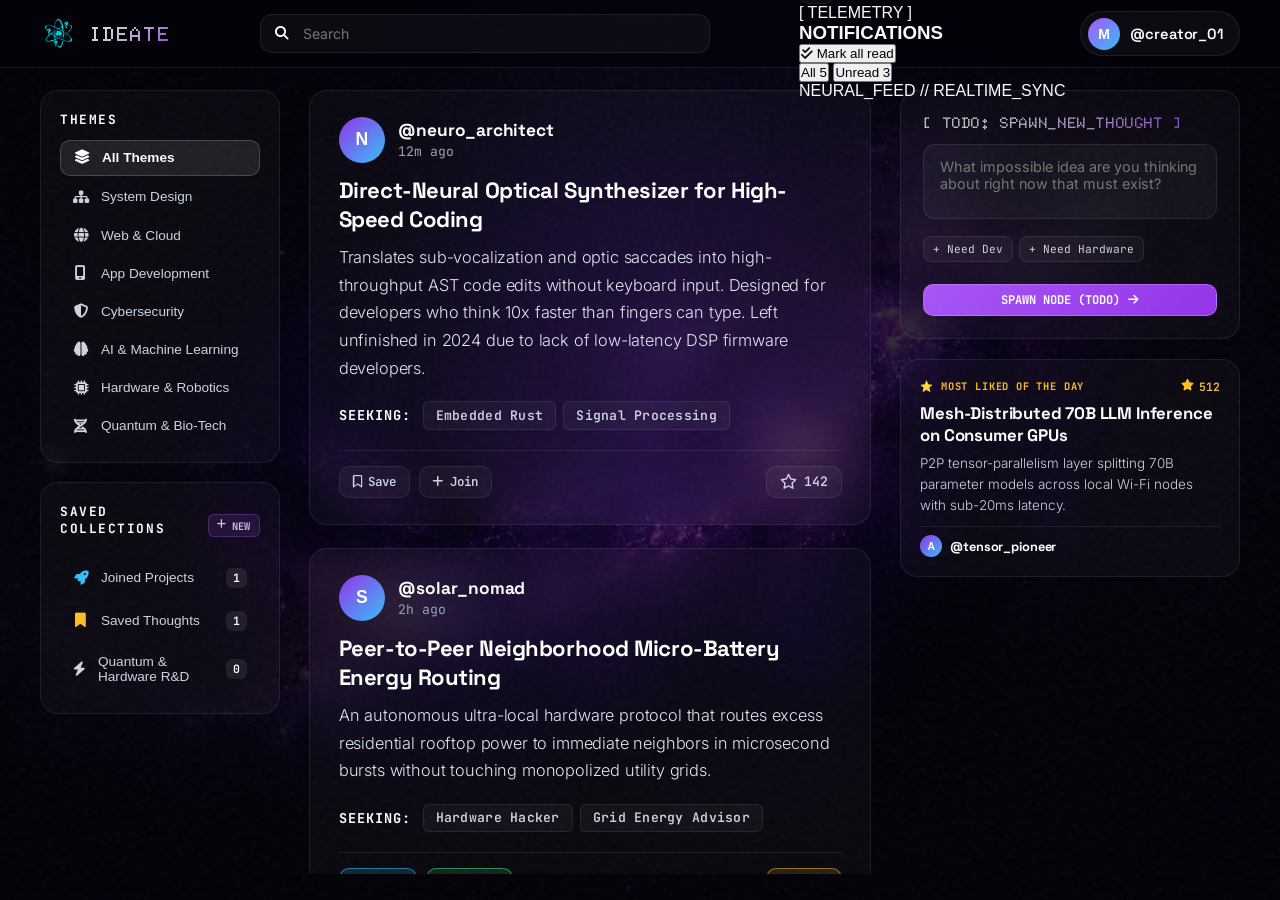
<file: home.html>
<!DOCTYPE html>
<html lang="en">
<head>
	<meta charset="UTF-8">
	<meta name="viewport" content="width=device-width, initial-scale=1.0, maximum-scale=1.0, user-scalable=no">
	<title>IDEATE // NEURAL THOUGHT STREAM</title>
	<link rel="shortcut icon" href="../assets/img/logo.png" type="image/x-icon">

	<!-- Google Fonts: Doto, JetBrains Mono, Outfit, Plus Jakarta Sans, Space Grotesk, Syne -->
	<link rel="preconnect" href="https://fonts.googleapis.com">
	<link rel="preconnect" href="https://fonts.gstatic.com" crossorigin>
	<link href="https://fonts.googleapis.com/css2?family=Doto:wght@100..900&family=Inter:wght@300;400;500;600;700&family=JetBrains+Mono:wght@300;400;500;600&family=Space+Grotesk:wght@400;500;600;700&display=swap" rel="stylesheet">

	<!-- Font Awesome Icons -->
	<link rel='stylesheet' href='https://cdnjs.cloudflare.com/ajax/libs/font-awesome/6.4.0/css/all.min.css'>
	<link rel="stylesheet" href="../css/theme.css">
	<link rel="stylesheet" href="../css/style.css">
	<link rel="stylesheet" href="../css/app_home.css">
</head>
<body>
	<!-- Cinematic Page Transition Curtain -->
	<div class="page-transition-curtain" id="pageTransitionCurtain"></div>

	<!-- Analog film grain texture & lens vignette -->
	<div class="noise-overlay"></div>
	<div class="cinematic-vignette"></div>

	<!-- Cosmic Nebula Background Layer matching Main Hero Screen -->
	<div class="app-cosmic-bg">
		<img src="../assets/img/background.png" alt="Cosmic Nebula Void" class="app-nebula-plane" draggable="false" />
		<div class="app-cyber-grid"></div>
		<div class="app-radial-shadow"></div>
		<div class="app-core-glow"></div>
	</div>

	<!-- Top Application Navigation Bar -->
	<header class="app-nav-bar">
		<a href="../html/home.html" class="app-brand">
			<img src="../assets/img/logo.png" alt="Ideate Logo" class="app-logo" />
			<span class="app-brand-title">IDEATE</span>
		</a>

		<!-- Clean Search Bar -->
		<div class="app-search-wrap">
			<i class="fas fa-search search-ico"></i>
			<input type="text" class="app-search-input" placeholder="Search" />
		</div>

		<!-- Notifications & Profile -->
		<div class="app-nav-actions">
			<div class="notifications-wrapper" id="notificationsWrapper">
				<button class="nav-icon-btn" id="btnNotifications" title="Notifications" aria-label="Toggle Notifications" aria-expanded="false" type="button">
					<i class="fas fa-bell"></i>
					<span class="icon-badge-dot" id="notifBadgeDot"></span>
				</button>

				<!-- Futuristic Obsidian Notification Panel Dropdown -->
				<div class="notifications-panel" id="notificationsPanel" role="region" aria-label="Notifications" aria-hidden="true">
					<div class="notif-header">
						<div class="notif-title-wrap">
							<span class="notif-tag">[ TELEMETRY ]</span>
							<h3 class="notif-title">NOTIFICATIONS</h3>
						</div>
						<div class="notif-header-actions">
							<button class="notif-action-text" id="btnMarkAllRead" type="button" title="Mark all as read">
								<i class="fas fa-check-double"></i>
								<span>Mark all read</span>
							</button>
						</div>
					</div>

					<div class="notif-filter-tabs">
						<button class="notif-tab-btn active" data-tab="all" type="button" id="tabNotifAll">
							<span>All</span>
							<span class="notif-tab-count" id="notifCountAll">5</span>
						</button>
						<button class="notif-tab-btn" data-tab="unread" type="button" id="tabNotifUnread">
							<span>Unread</span>
							<span class="notif-tab-count unread-pill" id="notifCountUnread">3</span>
						</button>
					</div>

					<div class="notif-list-container" id="notifListContainer">
						<!-- Rendered dynamically by js/app_home.js -->
					</div>

					<div class="notif-footer">
						<div class="notif-sync-status">
							<span class="status-pulse-dot"></span>
							<span class="status-text">NEURAL_FEED // REALTIME_SYNC</span>
						</div>
					</div>
				</div>
			</div>

			<a href="profile.html" class="user-profile-pill" title="View Profile">
				<div class="user-avatar-hex">M</div>
				<span class="user-handle">@creator_01</span>
			</a>
		</div>
	</header>

	<!-- Main 3-Column Cyber Layout -->
	<main class="app-layout-container">
		
		<!-- Left Sidebar: Formal Themes & Popular Clusters -->
		<aside class="app-sidebar">
			<div class="sidebar-glass-panel">
				<div class="sidebar-title">THEMES</div>
				<ul class="sidebar-nav-list" id="themeNavList">
					<li>
						<a href="#" class="sidebar-nav-link active" data-theme="all">
							<i class="fas fa-layer-group"></i>
							<span>All Themes</span>
						</a>
					</li>
					<li>
						<a href="#" class="sidebar-nav-link" data-theme="system-design">
							<i class="fas fa-sitemap"></i>
							<span>System Design</span>
						</a>
					</li>
					<li>
						<a href="#" class="sidebar-nav-link" data-theme="web-cloud">
							<i class="fas fa-globe"></i>
							<span>Web & Cloud</span>
						</a>
					</li>
					<li>
						<a href="#" class="sidebar-nav-link" data-theme="mobile-apps">
							<i class="fas fa-mobile-screen"></i>
							<span>App Development</span>
						</a>
					</li>
					<li>
						<a href="#" class="sidebar-nav-link" data-theme="cybersecurity">
							<i class="fas fa-shield-halved"></i>
							<span>Cybersecurity</span>
						</a>
					</li>
					<li>
						<a href="#" class="sidebar-nav-link" data-theme="ai-ml">
							<i class="fas fa-brain"></i>
							<span>AI & Machine Learning</span>
						</a>
					</li>
					<li>
						<a href="#" class="sidebar-nav-link" data-theme="hardware-robotics">
							<i class="fas fa-microchip"></i>
							<span>Hardware & Robotics</span>
						</a>
					</li>
					<li>
						<a href="#" class="sidebar-nav-link" data-theme="quantum-bio">
							<i class="fas fa-dna"></i>
							<span>Quantum & Bio-Tech</span>
						</a>
					</li>
				</ul>
			</div>

			<!-- Left Sidebar Panel 2: Saved Collections -->
			<div class="sidebar-glass-panel collections-panel">
				<div class="sidebar-title-row">
					<div class="sidebar-title">SAVED COLLECTIONS</div>
					<button class="btn-add-collection-chip" id="btnOpenAddCollectionModal" title="Create New Collection" type="button">
						<i class="fas fa-plus"></i>
						<span>NEW</span>
					</button>
				</div>
				<ul class="sidebar-nav-list" id="collectionNavList">
					<!-- 1. Pinned Primary: Joined Projects -->
					<li>
						<a href="#" class="sidebar-nav-link collection-link" data-collection="joined" id="collectionJoinedLink">
							<i class="fas fa-rocket"></i>
							<span>Joined Projects</span>
							<span class="nav-count-badge" id="badgeJoinedCount">1</span>
						</a>
					</li>
					<!-- 2. Default Saved Ideas Collection -->
					<li>
						<a href="#" class="sidebar-nav-link collection-link" data-collection="saved" id="collectionSavedLink">
							<i class="fas fa-bookmark"></i>
							<span>Saved Thoughts</span>
							<span class="nav-count-badge" id="badgeSavedCount">1</span>
						</a>
					</li>
					<!-- Custom user collections rendered dynamically here -->
				</ul>
			</div>
		</aside>

		<!-- Center Column: Direct Instagram-Style Idea Post Stream -->
		<section class="app-feed-column" id="ideaFeedContainer">

			<!-- Feed Post 1: Neural Coding Synthesizer -->
			<article class="idea-card" id="idea-neural-coding" data-id="idea-neural-coding" data-theme="quantum-bio" 
				data-title="Direct-Neural Optical Synthesizer for High-Speed Coding"
				data-author="@neuro_architect"
				data-avatar="N"
				data-time="12m ago"
				data-desc="Translates sub-vocalization and optic saccades into high-throughput AST code edits without keyboard input. Designed for developers who think 10x faster than fingers can type. Left unfinished in 2024 due to lack of low-latency DSP firmware developers."
				data-seeking="Embedded Rust Developer, Signal Processing Specialist"
				data-tags="Rust, DSP Firmware, WebAssembly, Optical AST">
				
				<div class="idea-card-header">
					<div class="creator-meta">
						<div class="creator-avatar">N</div>
						<div class="creator-info">
							<span class="creator-name">@neuro_architect</span>
							<span class="idea-timestamp">12m ago</span>
						</div>
					</div>
				</div>

				<h2 class="idea-title">Direct-Neural Optical Synthesizer for High-Speed Coding</h2>
				<p class="idea-description">
					Translates sub-vocalization and optic saccades into high-throughput AST code edits without keyboard input. Designed for developers who think 10x faster than fingers can type. Left unfinished in 2024 due to lack of low-latency DSP firmware developers.
				</p>

				<div class="seeking-roles">
					<span class="seeking-label">Seeking:</span>
					<span class="role-pill">Embedded Rust</span>
					<span class="role-pill">Signal Processing</span>
				</div>

				<div class="idea-card-footer">
					<div class="card-footer-left">
						<button class="save-action-btn" title="Save to Collections" type="button" data-id="idea-neural-coding">
							<i class="far fa-bookmark"></i>
							<span class="save-btn-label">Save</span>
						</button>
						<button class="join-action-btn" title="Join this project" type="button" data-id="idea-neural-coding">
							<i class="fas fa-plus"></i>
							<span class="join-btn-label">Join</span>
						</button>
					</div>
					<div class="card-footer-right">
						<button class="star-action-btn" title="Star this project" type="button">
							<i class="far fa-star"></i>
							<span class="star-count">142</span>
						</button>
					</div>
				</div>
			</article>

			<!-- Feed Post 2: Decentralized Solar Mesh -->
			<article class="idea-card" id="idea-solar-mesh" data-id="idea-solar-mesh" data-theme="hardware-robotics"
				data-title="Peer-to-Peer Neighborhood Micro-Battery Energy Routing"
				data-author="@solar_nomad"
				data-avatar="S"
				data-time="2h ago"
				data-desc="An autonomous ultra-local hardware protocol that routes excess residential rooftop power to immediate neighbors in microsecond bursts without touching monopolized utility grids."
				data-seeking="Smart Meter Hardware Hacker, Legal Grid Advisor"
				data-tags="Micro-Grids, Embedded C++, Energy Routing, ESP32">
				
				<div class="idea-card-header">
					<div class="creator-meta">
						<div class="creator-avatar">S</div>
						<div class="creator-info">
							<span class="creator-name">@solar_nomad</span>
							<span class="idea-timestamp">2h ago</span>
						</div>
					</div>
				</div>

				<h2 class="idea-title">Peer-to-Peer Neighborhood Micro-Battery Energy Routing</h2>
				<p class="idea-description">
					An autonomous ultra-local hardware protocol that routes excess residential rooftop power to immediate neighbors in microsecond bursts without touching monopolized utility grids.
				</p>

				<div class="seeking-roles">
					<span class="seeking-label">Seeking:</span>
					<span class="role-pill">Hardware Hacker</span>
					<span class="role-pill">Grid Energy Advisor</span>
				</div>

				<div class="idea-card-footer">
					<div class="card-footer-left">
						<button class="save-action-btn active" title="Save to Collections" type="button" data-id="idea-solar-mesh">
							<i class="fas fa-bookmark"></i>
							<span class="save-btn-label">Saved</span>
						</button>
						<button class="join-action-btn active" title="Joined Project" type="button" data-id="idea-solar-mesh">
							<i class="fas fa-check"></i>
							<span class="join-btn-label">Joined</span>
						</button>
					</div>
					<div class="card-footer-right">
						<button class="star-action-btn active" title="Star this project" type="button">
							<i class="fas fa-star"></i>
							<span class="star-count">289</span>
						</button>
					</div>
				</div>
			</article>

			<!-- Feed Post 3: Zero-Knowledge Real-Time Canvas -->
			<article class="idea-card" id="idea-zk-canvas" data-id="idea-zk-canvas" data-theme="cybersecurity"
				data-title="Zero-Knowledge Encrypted Real-Time Collaborative Canvas"
				data-author="@crypto_cipher"
				data-avatar="K"
				data-time="4h ago"
				data-desc="A peer-to-peer infinite canvas for whiteboard system design where nodes never share plain-text geometry or text with central relay servers. Powered by client-side zk-SNARK state verification."
				data-seeking="WebRTC Mesh Specialist, Cryptographic Engineer"
				data-tags="zk-SNARKs, WebRTC, P2P CRDTs, Rust WebAssembly">
				
				<div class="idea-card-header">
					<div class="creator-meta">
						<div class="creator-avatar">K</div>
						<div class="creator-info">
							<span class="creator-name">@crypto_cipher</span>
							<span class="idea-timestamp">4h ago</span>
						</div>
					</div>
				</div>

				<h2 class="idea-title">Zero-Knowledge Encrypted Real-Time Collaborative Canvas</h2>
				<p class="idea-description">
					A peer-to-peer infinite canvas for whiteboard system design where nodes never share plain-text geometry or text with central relay servers. Powered by client-side zk-SNARK state verification.
				</p>

				<div class="seeking-roles">
					<span class="seeking-label">Seeking:</span>
					<span class="role-pill">WebRTC Specialist</span>
					<span class="role-pill">Cryptographic Engineer</span>
				</div>

				<div class="idea-card-footer">
					<div class="card-footer-left">
						<button class="save-action-btn" title="Save to Collections" type="button" data-id="idea-zk-canvas">
							<i class="far fa-bookmark"></i>
							<span class="save-btn-label">Save</span>
						</button>
						<button class="join-action-btn" title="Join this project" type="button" data-id="idea-zk-canvas">
							<i class="fas fa-plus"></i>
							<span class="join-btn-label">Join</span>
						</button>
					</div>
					<div class="card-footer-right">
						<button class="star-action-btn" title="Star this project" type="button">
							<i class="far fa-star"></i>
							<span class="star-count">318</span>
						</button>
					</div>
				</div>
			</article>

			<!-- Feed Post 4: Local Distributed LLM Engine -->
			<article class="idea-card" id="idea-distributed-llm" data-id="idea-distributed-llm" data-theme="ai-ml"
				data-title="Mesh-Distributed 70B LLM Inference on Consumer GPUs"
				data-author="@tensor_pioneer"
				data-avatar="A"
				data-time="6h ago"
				data-desc="P2P tensor-parallelism layer splitting 70B parameter models across local Wi-Fi nodes (Mac mini, gaming rig, laptops) with zero cloud dependencies and sub-20ms inter-token latency."
				data-seeking="CUDA/Metal Kernel Optimizer, Low-Latency Networking Engineer"
				data-tags="CUDA, Apple Metal, PyTorch P2P, Distributed Tensor">
				
				<div class="idea-card-header">
					<div class="creator-meta">
						<div class="creator-avatar">A</div>
						<div class="creator-info">
							<span class="creator-name">@tensor_pioneer</span>
							<span class="idea-timestamp">6h ago</span>
						</div>
					</div>
				</div>

				<h2 class="idea-title">Mesh-Distributed 70B LLM Inference on Consumer GPUs</h2>
				<p class="idea-description">
					P2P tensor-parallelism layer splitting 70B parameter models across local Wi-Fi nodes (Mac mini, gaming rig, laptops) with zero cloud dependencies and sub-20ms inter-token latency.
				</p>

				<div class="seeking-roles">
					<span class="seeking-label">Seeking:</span>
					<span class="role-pill">CUDA / Metal Optimizer</span>
					<span class="role-pill">Network Engineer</span>
				</div>

				<div class="idea-card-footer">
					<div class="card-footer-left">
						<button class="save-action-btn" title="Save to Collections" type="button" data-id="idea-distributed-llm">
							<i class="far fa-bookmark"></i>
							<span class="save-btn-label">Save</span>
						</button>
						<button class="join-action-btn" title="Join this project" type="button" data-id="idea-distributed-llm">
							<i class="fas fa-plus"></i>
							<span class="join-btn-label">Join</span>
						</button>
					</div>
					<div class="card-footer-right">
						<button class="star-action-btn" title="Star this project" type="button">
							<i class="far fa-star"></i>
							<span class="star-count">512</span>
						</button>
					</div>
				</div>
			</article>

		</section>

		<!-- Right Column: Spawn New Thought (Shifted Here as TODO) & Spotlight -->
		<aside class="app-telemetry-column">
			
			<!-- Fast Ideation Spawner (Shifted to Right & Marked as TODO) -->
			<div class="ideation-spawner-card" id="spawn">
				<div class="spawner-header">
					<span class="spawner-title">[ TODO: SPAWN_NEW_THOUGHT ]</span>
				</div>
				<div class="spawner-input-wrap">
					<textarea id="spawnerTextarea" placeholder="What impossible idea are you thinking about right now that must exist?"></textarea>
				</div>
				<div class="spawner-actions">
					<div class="spawner-tag-shortcuts">
						<button class="tag-btn-chip">+ Need Dev</button>
						<button class="tag-btn-chip">+ Need Hardware</button>
					</div>
					<button class="collaborate-btn" style="width: 100%; justify-content: center; margin-top: 0.6rem;">
						<span>SPAWN NODE (TODO)</span>
						<i class="fas fa-arrow-right"></i>
					</button>
				</div>
			</div>

			<!-- Most Liked of the Day Spotlight -->
			<div class="telemetry-card spotlight-card"
				data-id="idea-distributed-llm"
				data-title="Mesh-Distributed 70B LLM Inference on Consumer GPUs"
				data-author="@tensor_pioneer"
				data-avatar="A"
				data-time="Today // 512 Stars"
				data-desc="P2P tensor-parallelism layer splitting 70B parameter models across local Wi-Fi nodes (Mac mini, gaming rig, laptops) with zero cloud dependencies and sub-20ms inter-token latency."
				data-seeking="CUDA/Metal Kernel Optimizer, Low-Latency Networking Engineer"
				data-tags="CUDA, Apple Metal, PyTorch P2P, Distributed Tensor">
				
				<div class="spotlight-badge-row">
					<span class="spotlight-badge">⭐ MOST LIKED OF THE DAY</span>
					<span class="spotlight-star-count"><i class="fas fa-star"></i> 512</span>
				</div>
				<h3 class="spotlight-title">Mesh-Distributed 70B LLM Inference on Consumer GPUs</h3>
				<p class="spotlight-desc">
					P2P tensor-parallelism layer splitting 70B parameter models across local Wi-Fi nodes with sub-20ms latency.
				</p>
				<div class="spotlight-author-meta">
					<div class="creator-avatar" style="width: 22px; height: 22px; font-size: 0.65rem;">A</div>
					<span class="creator-name" style="font-size: 0.8rem;">@tensor_pioneer</span>
				</div>
			</div>

		</aside>

	</main>

	<!-- Full Project Inspection Modal (Displays whole project when post is clicked) -->
	<div class="project-modal-backdrop" id="projectModal">
		<div class="project-modal-sheet">
			<!-- Top Actions Bar: Save Button & Close Button -->
			<div class="modal-top-actions">
				<button class="modal-top-save-btn" id="modalSaveBtn" title="Save to Collection" type="button">
					<i class="far fa-bookmark"></i>
					<span id="modalSaveBtnText">Save</span>
				</button>
				<button class="modal-close-btn" id="modalCloseBtn" title="Close modal"><i class="fas fa-xmark"></i></button>
			</div>
			
			<div class="modal-author-row">
				<div class="creator-avatar" id="modalAvatar">N</div>
				<div class="creator-info">
					<span class="creator-name" id="modalAuthor">@neuro_architect</span>
					<span class="idea-timestamp" id="modalTime">12m ago</span>
				</div>
			</div>

			<h1 class="modal-title" id="modalTitle">Direct-Neural Optical Synthesizer for High-Speed Coding</h1>
			<p class="modal-description" id="modalDesc">Translates sub-vocalization and optic saccades into high-throughput AST code edits without keyboard input.</p>

			<div class="modal-section-block">
				<h4 class="modal-section-heading">ARCHITECTURAL DOMAIN & STACK</h4>
				<div class="modal-tags-wrap" id="modalTags">
					<span class="role-pill">Rust</span>
					<span class="role-pill">DSP Firmware</span>
					<span class="role-pill">WebAssembly</span>
				</div>
			</div>

			<div class="modal-section-block">
				<h4 class="modal-section-heading">OPEN COLLABORATIONS & MISSING TALENT</h4>
				<div class="seeking-roles" id="modalSeeking">
					<span class="seeking-label">Seeking:</span>
					<span class="role-pill">Embedded Rust</span>
					<span class="role-pill">Signal Processing</span>
				</div>
			</div>

			<div class="modal-footer-bar">
				<button class="star-action-btn" id="modalStarBtn" type="button">
					<i class="far fa-star"></i>
					<span class="star-count">142</span> Stars
				</button>
				<div class="modal-footer-right-actions">
					<button class="modal-action-primary" id="modalJoinBtn" type="button">
						<i class="fas fa-rocket"></i>
						<span id="modalJoinBtnText">Join Project</span>
					</button>
				</div>
			</div>
		</div>
	</div>

	<!-- Create New Collection Dialog Modal -->
	<div class="project-modal-backdrop" id="collectionModal">
		<div class="project-modal-sheet collection-modal-sheet">
			<div class="modal-top-actions">
				<button class="modal-close-btn" id="collectionModalCloseBtn" title="Close"><i class="fas fa-xmark"></i></button>
			</div>
			
			<h3 class="collection-modal-title">Create New Collection</h3>
			<p class="collection-modal-subtitle">Organize ideas and blueprints into a custom collection.</p>
			
			<form id="createCollectionForm" class="collection-modal-form">
				<div class="collection-form-field">
					<label for="collectionNameInput">Collection Name</label>
					<input type="text" id="collectionNameInput" class="app-modal-input" placeholder="e.g. Neural AST, Quantum Hardware, Seed Ideas" required maxlength="30" autocomplete="off" />
				</div>

				<div class="collection-form-field">
					<label>Collection Icon</label>
					<div class="icon-picker-grid" id="collectionIconPicker">
						<button type="button" class="icon-choice-btn active" data-icon="fa-folder"><i class="fas fa-folder"></i></button>
						<button type="button" class="icon-choice-btn" data-icon="fa-bolt"><i class="fas fa-bolt"></i></button>
						<button type="button" class="icon-choice-btn" data-icon="fa-lightbulb"><i class="fas fa-lightbulb"></i></button>
						<button type="button" class="icon-choice-btn" data-icon="fa-microchip"><i class="fas fa-microchip"></i></button>
						<button type="button" class="icon-choice-btn" data-icon="fa-dna"><i class="fas fa-dna"></i></button>
						<button type="button" class="icon-choice-btn" data-icon="fa-shield-halved"><i class="fas fa-shield-halved"></i></button>
						<button type="button" class="icon-choice-btn" data-icon="fa-code"><i class="fas fa-code"></i></button>
						<button type="button" class="icon-choice-btn" data-icon="fa-star"><i class="fas fa-star"></i></button>
					</div>
				</div>

				<div class="collection-modal-btn-row">
					<button type="button" class="btn-cancel-glass" id="collectionModalCancelBtn">Cancel</button>
					<button type="submit" class="modal-action-primary">
						<i class="fas fa-plus"></i>
						<span>Create Collection</span>
					</button>
				</div>
			</form>
		</div>
	</div>
	<script src="../js/app_home.js"></script>
</body>
</html>
</file>
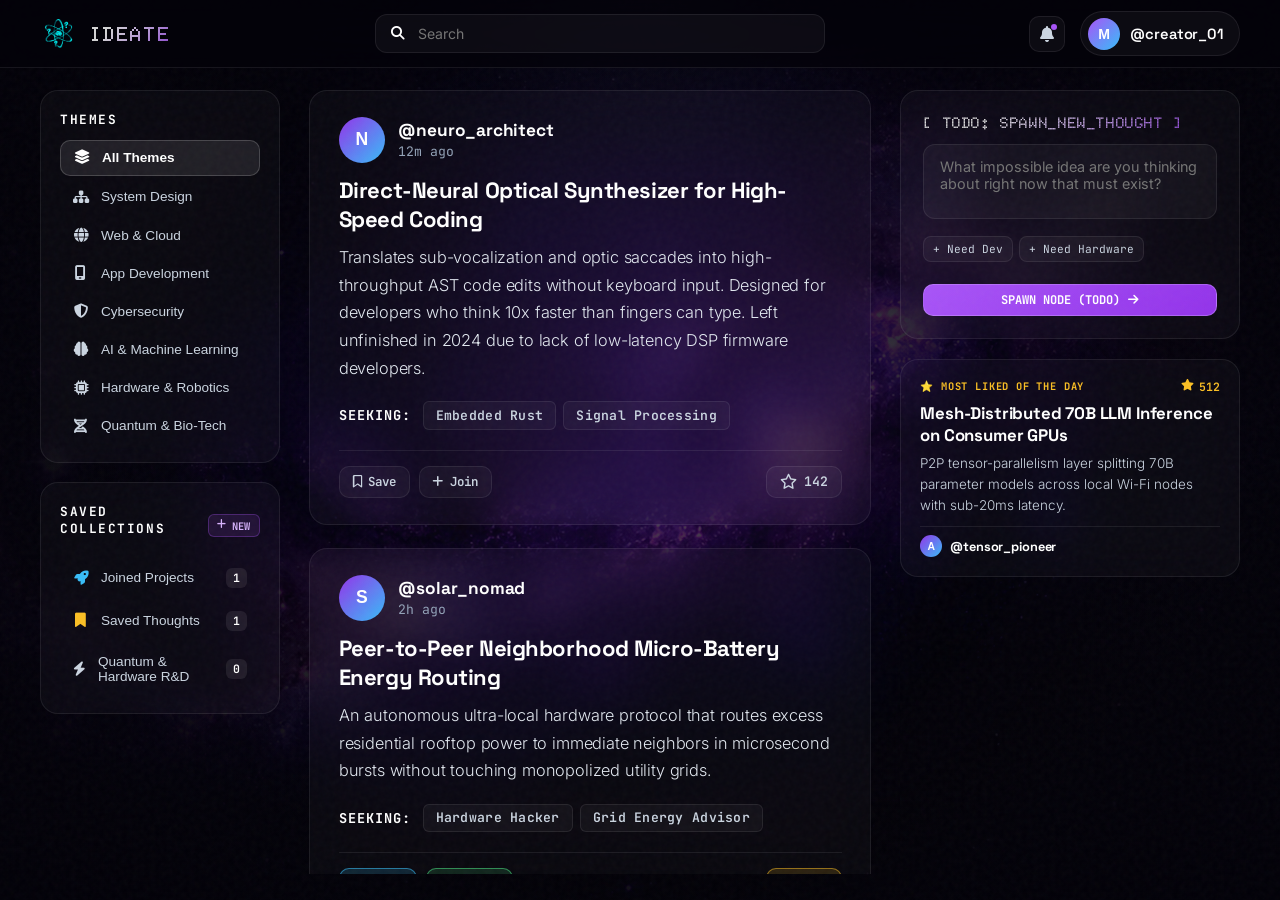
<file: html/home.html>
<!DOCTYPE html>
<html lang="en">
<head>
	<meta charset="UTF-8">
	<meta name="viewport" content="width=device-width, initial-scale=1.0, maximum-scale=1.0, user-scalable=no">
	<title>IDEATE // NEURAL THOUGHT STREAM</title>
	<link rel="shortcut icon" href="../assets/img/logo.png" type="image/x-icon">

	<!-- Google Fonts: Doto, JetBrains Mono, Outfit, Plus Jakarta Sans, Space Grotesk, Syne -->
	<link rel="preconnect" href="https://fonts.googleapis.com">
	<link rel="preconnect" href="https://fonts.gstatic.com" crossorigin>
	<link href="https://fonts.googleapis.com/css2?family=Doto:wght@100..900&family=Inter:wght@300;400;500;600;700&family=JetBrains+Mono:wght@300;400;500;600&family=Space+Grotesk:wght@400;500;600;700&display=swap" rel="stylesheet">

	<!-- Font Awesome Icons -->
	<link rel='stylesheet' href='https://cdnjs.cloudflare.com/ajax/libs/font-awesome/6.4.0/css/all.min.css'>
	<link rel="stylesheet" href="../css/theme.css">
	<link rel="stylesheet" href="../css/style.css">
	<link rel="stylesheet" href="../css/app_home.css">
</head>
<body>
	<!-- Cinematic Page Transition Curtain -->
	<div class="page-transition-curtain" id="pageTransitionCurtain"></div>

	<!-- Analog film grain texture & lens vignette -->
	<div class="noise-overlay"></div>
	<div class="cinematic-vignette"></div>

	<!-- Cosmic Nebula Background Layer matching Main Hero Screen -->
	<div class="app-cosmic-bg">
		<img src="../assets/img/background.png" alt="Cosmic Nebula Void" class="app-nebula-plane" draggable="false" />
		<div class="app-cyber-grid"></div>
		<div class="app-radial-shadow"></div>
		<div class="app-core-glow"></div>
	</div>

	<!-- Top Application Navigation Bar -->
	<header class="app-nav-bar">
		<a href="../html/home.html" class="app-brand">
			<img src="../assets/img/logo.png" alt="Ideate Logo" class="app-logo" />
			<span class="app-brand-title">IDEATE</span>
		</a>

		<!-- Clean Search Bar -->
		<div class="app-search-wrap">
			<i class="fas fa-search search-ico"></i>
			<input type="text" class="app-search-input" placeholder="Search" />
		</div>

		<!-- Notifications & Profile -->
		<div class="app-nav-actions">
			<a href="#" class="nav-icon-btn" title="Notifications">
				<i class="fas fa-bell"></i>
				<span class="icon-badge-dot"></span>
			</a>
			<a href="profile.html" class="user-profile-pill" title="View Profile">
				<div class="user-avatar-hex">M</div>
				<span class="user-handle">@creator_01</span>
			</a>
		</div>
	</header>

	<!-- Main 3-Column Cyber Layout -->
	<main class="app-layout-container">
		
		<!-- Left Sidebar: Formal Themes & Popular Clusters -->
		<aside class="app-sidebar">
			<div class="sidebar-glass-panel">
				<div class="sidebar-title">THEMES</div>
				<ul class="sidebar-nav-list" id="themeNavList">
					<li>
						<a href="#" class="sidebar-nav-link active" data-theme="all">
							<i class="fas fa-layer-group"></i>
							<span>All Themes</span>
						</a>
					</li>
					<li>
						<a href="#" class="sidebar-nav-link" data-theme="system-design">
							<i class="fas fa-sitemap"></i>
							<span>System Design</span>
						</a>
					</li>
					<li>
						<a href="#" class="sidebar-nav-link" data-theme="web-cloud">
							<i class="fas fa-globe"></i>
							<span>Web & Cloud</span>
						</a>
					</li>
					<li>
						<a href="#" class="sidebar-nav-link" data-theme="mobile-apps">
							<i class="fas fa-mobile-screen"></i>
							<span>App Development</span>
						</a>
					</li>
					<li>
						<a href="#" class="sidebar-nav-link" data-theme="cybersecurity">
							<i class="fas fa-shield-halved"></i>
							<span>Cybersecurity</span>
						</a>
					</li>
					<li>
						<a href="#" class="sidebar-nav-link" data-theme="ai-ml">
							<i class="fas fa-brain"></i>
							<span>AI & Machine Learning</span>
						</a>
					</li>
					<li>
						<a href="#" class="sidebar-nav-link" data-theme="hardware-robotics">
							<i class="fas fa-microchip"></i>
							<span>Hardware & Robotics</span>
						</a>
					</li>
					<li>
						<a href="#" class="sidebar-nav-link" data-theme="quantum-bio">
							<i class="fas fa-dna"></i>
							<span>Quantum & Bio-Tech</span>
						</a>
					</li>
				</ul>
			</div>

			<!-- Left Sidebar Panel 2: Saved Collections -->
			<div class="sidebar-glass-panel collections-panel">
				<div class="sidebar-title-row">
					<div class="sidebar-title">SAVED COLLECTIONS</div>
					<button class="btn-add-collection-chip" id="btnOpenAddCollectionModal" title="Create New Collection" type="button">
						<i class="fas fa-plus"></i>
						<span>NEW</span>
					</button>
				</div>
				<ul class="sidebar-nav-list" id="collectionNavList">
					<!-- 1. Pinned Primary: Joined Projects -->
					<li>
						<a href="#" class="sidebar-nav-link collection-link" data-collection="joined" id="collectionJoinedLink">
							<i class="fas fa-rocket"></i>
							<span>Joined Projects</span>
							<span class="nav-count-badge" id="badgeJoinedCount">1</span>
						</a>
					</li>
					<!-- 2. Default Saved Ideas Collection -->
					<li>
						<a href="#" class="sidebar-nav-link collection-link" data-collection="saved" id="collectionSavedLink">
							<i class="fas fa-bookmark"></i>
							<span>Saved Thoughts</span>
							<span class="nav-count-badge" id="badgeSavedCount">1</span>
						</a>
					</li>
					<!-- Custom user collections rendered dynamically here -->
				</ul>
			</div>
		</aside>

		<!-- Center Column: Direct Instagram-Style Idea Post Stream -->
		<section class="app-feed-column" id="ideaFeedContainer">

			<!-- Feed Post 1: Neural Coding Synthesizer -->
			<article class="idea-card" id="idea-neural-coding" data-id="idea-neural-coding" data-theme="quantum-bio" 
				data-title="Direct-Neural Optical Synthesizer for High-Speed Coding"
				data-author="@neuro_architect"
				data-avatar="N"
				data-time="12m ago"
				data-desc="Translates sub-vocalization and optic saccades into high-throughput AST code edits without keyboard input. Designed for developers who think 10x faster than fingers can type. Left unfinished in 2024 due to lack of low-latency DSP firmware developers."
				data-seeking="Embedded Rust Developer, Signal Processing Specialist"
				data-tags="Rust, DSP Firmware, WebAssembly, Optical AST">
				
				<div class="idea-card-header">
					<div class="creator-meta">
						<div class="creator-avatar">N</div>
						<div class="creator-info">
							<span class="creator-name">@neuro_architect</span>
							<span class="idea-timestamp">12m ago</span>
						</div>
					</div>
				</div>

				<h2 class="idea-title">Direct-Neural Optical Synthesizer for High-Speed Coding</h2>
				<p class="idea-description">
					Translates sub-vocalization and optic saccades into high-throughput AST code edits without keyboard input. Designed for developers who think 10x faster than fingers can type. Left unfinished in 2024 due to lack of low-latency DSP firmware developers.
				</p>

				<div class="seeking-roles">
					<span class="seeking-label">Seeking:</span>
					<span class="role-pill">Embedded Rust</span>
					<span class="role-pill">Signal Processing</span>
				</div>

				<div class="idea-card-footer">
					<div class="card-footer-left">
						<button class="save-action-btn" title="Save to Collections" type="button" data-id="idea-neural-coding">
							<i class="far fa-bookmark"></i>
							<span class="save-btn-label">Save</span>
						</button>
						<button class="join-action-btn" title="Join this project" type="button" data-id="idea-neural-coding">
							<i class="fas fa-plus"></i>
							<span class="join-btn-label">Join</span>
						</button>
					</div>
					<div class="card-footer-right">
						<button class="star-action-btn" title="Star this project" type="button">
							<i class="far fa-star"></i>
							<span class="star-count">142</span>
						</button>
					</div>
				</div>
			</article>

			<!-- Feed Post 2: Decentralized Solar Mesh -->
			<article class="idea-card" id="idea-solar-mesh" data-id="idea-solar-mesh" data-theme="hardware-robotics"
				data-title="Peer-to-Peer Neighborhood Micro-Battery Energy Routing"
				data-author="@solar_nomad"
				data-avatar="S"
				data-time="2h ago"
				data-desc="An autonomous ultra-local hardware protocol that routes excess residential rooftop power to immediate neighbors in microsecond bursts without touching monopolized utility grids."
				data-seeking="Smart Meter Hardware Hacker, Legal Grid Advisor"
				data-tags="Micro-Grids, Embedded C++, Energy Routing, ESP32">
				
				<div class="idea-card-header">
					<div class="creator-meta">
						<div class="creator-avatar">S</div>
						<div class="creator-info">
							<span class="creator-name">@solar_nomad</span>
							<span class="idea-timestamp">2h ago</span>
						</div>
					</div>
				</div>

				<h2 class="idea-title">Peer-to-Peer Neighborhood Micro-Battery Energy Routing</h2>
				<p class="idea-description">
					An autonomous ultra-local hardware protocol that routes excess residential rooftop power to immediate neighbors in microsecond bursts without touching monopolized utility grids.
				</p>

				<div class="seeking-roles">
					<span class="seeking-label">Seeking:</span>
					<span class="role-pill">Hardware Hacker</span>
					<span class="role-pill">Grid Energy Advisor</span>
				</div>

				<div class="idea-card-footer">
					<div class="card-footer-left">
						<button class="save-action-btn active" title="Save to Collections" type="button" data-id="idea-solar-mesh">
							<i class="fas fa-bookmark"></i>
							<span class="save-btn-label">Saved</span>
						</button>
						<button class="join-action-btn active" title="Joined Project" type="button" data-id="idea-solar-mesh">
							<i class="fas fa-check"></i>
							<span class="join-btn-label">Joined</span>
						</button>
					</div>
					<div class="card-footer-right">
						<button class="star-action-btn active" title="Star this project" type="button">
							<i class="fas fa-star"></i>
							<span class="star-count">289</span>
						</button>
					</div>
				</div>
			</article>

			<!-- Feed Post 3: Zero-Knowledge Real-Time Canvas -->
			<article class="idea-card" id="idea-zk-canvas" data-id="idea-zk-canvas" data-theme="cybersecurity"
				data-title="Zero-Knowledge Encrypted Real-Time Collaborative Canvas"
				data-author="@crypto_cipher"
				data-avatar="K"
				data-time="4h ago"
				data-desc="A peer-to-peer infinite canvas for whiteboard system design where nodes never share plain-text geometry or text with central relay servers. Powered by client-side zk-SNARK state verification."
				data-seeking="WebRTC Mesh Specialist, Cryptographic Engineer"
				data-tags="zk-SNARKs, WebRTC, P2P CRDTs, Rust WebAssembly">
				
				<div class="idea-card-header">
					<div class="creator-meta">
						<div class="creator-avatar">K</div>
						<div class="creator-info">
							<span class="creator-name">@crypto_cipher</span>
							<span class="idea-timestamp">4h ago</span>
						</div>
					</div>
				</div>

				<h2 class="idea-title">Zero-Knowledge Encrypted Real-Time Collaborative Canvas</h2>
				<p class="idea-description">
					A peer-to-peer infinite canvas for whiteboard system design where nodes never share plain-text geometry or text with central relay servers. Powered by client-side zk-SNARK state verification.
				</p>

				<div class="seeking-roles">
					<span class="seeking-label">Seeking:</span>
					<span class="role-pill">WebRTC Specialist</span>
					<span class="role-pill">Cryptographic Engineer</span>
				</div>

				<div class="idea-card-footer">
					<div class="card-footer-left">
						<button class="save-action-btn" title="Save to Collections" type="button" data-id="idea-zk-canvas">
							<i class="far fa-bookmark"></i>
							<span class="save-btn-label">Save</span>
						</button>
						<button class="join-action-btn" title="Join this project" type="button" data-id="idea-zk-canvas">
							<i class="fas fa-plus"></i>
							<span class="join-btn-label">Join</span>
						</button>
					</div>
					<div class="card-footer-right">
						<button class="star-action-btn" title="Star this project" type="button">
							<i class="far fa-star"></i>
							<span class="star-count">318</span>
						</button>
					</div>
				</div>
			</article>

			<!-- Feed Post 4: Local Distributed LLM Engine -->
			<article class="idea-card" id="idea-distributed-llm" data-id="idea-distributed-llm" data-theme="ai-ml"
				data-title="Mesh-Distributed 70B LLM Inference on Consumer GPUs"
				data-author="@tensor_pioneer"
				data-avatar="A"
				data-time="6h ago"
				data-desc="P2P tensor-parallelism layer splitting 70B parameter models across local Wi-Fi nodes (Mac mini, gaming rig, laptops) with zero cloud dependencies and sub-20ms inter-token latency."
				data-seeking="CUDA/Metal Kernel Optimizer, Low-Latency Networking Engineer"
				data-tags="CUDA, Apple Metal, PyTorch P2P, Distributed Tensor">
				
				<div class="idea-card-header">
					<div class="creator-meta">
						<div class="creator-avatar">A</div>
						<div class="creator-info">
							<span class="creator-name">@tensor_pioneer</span>
							<span class="idea-timestamp">6h ago</span>
						</div>
					</div>
				</div>

				<h2 class="idea-title">Mesh-Distributed 70B LLM Inference on Consumer GPUs</h2>
				<p class="idea-description">
					P2P tensor-parallelism layer splitting 70B parameter models across local Wi-Fi nodes (Mac mini, gaming rig, laptops) with zero cloud dependencies and sub-20ms inter-token latency.
				</p>

				<div class="seeking-roles">
					<span class="seeking-label">Seeking:</span>
					<span class="role-pill">CUDA / Metal Optimizer</span>
					<span class="role-pill">Network Engineer</span>
				</div>

				<div class="idea-card-footer">
					<div class="card-footer-left">
						<button class="save-action-btn" title="Save to Collections" type="button" data-id="idea-distributed-llm">
							<i class="far fa-bookmark"></i>
							<span class="save-btn-label">Save</span>
						</button>
						<button class="join-action-btn" title="Join this project" type="button" data-id="idea-distributed-llm">
							<i class="fas fa-plus"></i>
							<span class="join-btn-label">Join</span>
						</button>
					</div>
					<div class="card-footer-right">
						<button class="star-action-btn" title="Star this project" type="button">
							<i class="far fa-star"></i>
							<span class="star-count">512</span>
						</button>
					</div>
				</div>
			</article>

		</section>

		<!-- Right Column: Spawn New Thought (Shifted Here as TODO) & Spotlight -->
		<aside class="app-telemetry-column">
			
			<!-- Fast Ideation Spawner (Shifted to Right & Marked as TODO) -->
			<div class="ideation-spawner-card" id="spawn">
				<div class="spawner-header">
					<span class="spawner-title">[ TODO: SPAWN_NEW_THOUGHT ]</span>
				</div>
				<div class="spawner-input-wrap">
					<textarea id="spawnerTextarea" placeholder="What impossible idea are you thinking about right now that must exist?"></textarea>
				</div>
				<div class="spawner-actions">
					<div class="spawner-tag-shortcuts">
						<button class="tag-btn-chip">+ Need Dev</button>
						<button class="tag-btn-chip">+ Need Hardware</button>
					</div>
					<button class="collaborate-btn" style="width: 100%; justify-content: center; margin-top: 0.6rem;">
						<span>SPAWN NODE (TODO)</span>
						<i class="fas fa-arrow-right"></i>
					</button>
				</div>
			</div>

			<!-- Most Liked of the Day Spotlight -->
			<div class="telemetry-card spotlight-card"
				data-id="idea-distributed-llm"
				data-title="Mesh-Distributed 70B LLM Inference on Consumer GPUs"
				data-author="@tensor_pioneer"
				data-avatar="A"
				data-time="Today // 512 Stars"
				data-desc="P2P tensor-parallelism layer splitting 70B parameter models across local Wi-Fi nodes (Mac mini, gaming rig, laptops) with zero cloud dependencies and sub-20ms inter-token latency."
				data-seeking="CUDA/Metal Kernel Optimizer, Low-Latency Networking Engineer"
				data-tags="CUDA, Apple Metal, PyTorch P2P, Distributed Tensor">
				
				<div class="spotlight-badge-row">
					<span class="spotlight-badge">⭐ MOST LIKED OF THE DAY</span>
					<span class="spotlight-star-count"><i class="fas fa-star"></i> 512</span>
				</div>
				<h3 class="spotlight-title">Mesh-Distributed 70B LLM Inference on Consumer GPUs</h3>
				<p class="spotlight-desc">
					P2P tensor-parallelism layer splitting 70B parameter models across local Wi-Fi nodes with sub-20ms latency.
				</p>
				<div class="spotlight-author-meta">
					<div class="creator-avatar" style="width: 22px; height: 22px; font-size: 0.65rem;">A</div>
					<span class="creator-name" style="font-size: 0.8rem;">@tensor_pioneer</span>
				</div>
			</div>

		</aside>

	</main>

	<!-- Full Project Inspection Modal (Displays whole project when post is clicked) -->
	<div class="project-modal-backdrop" id="projectModal">
		<div class="project-modal-sheet">
			<!-- Top Actions Bar: Save Button & Close Button -->
			<div class="modal-top-actions">
				<button class="modal-top-save-btn" id="modalSaveBtn" title="Save to Collection" type="button">
					<i class="far fa-bookmark"></i>
					<span id="modalSaveBtnText">Save</span>
				</button>
				<button class="modal-close-btn" id="modalCloseBtn" title="Close modal"><i class="fas fa-xmark"></i></button>
			</div>
			
			<div class="modal-author-row">
				<div class="creator-avatar" id="modalAvatar">N</div>
				<div class="creator-info">
					<span class="creator-name" id="modalAuthor">@neuro_architect</span>
					<span class="idea-timestamp" id="modalTime">12m ago</span>
				</div>
			</div>

			<h1 class="modal-title" id="modalTitle">Direct-Neural Optical Synthesizer for High-Speed Coding</h1>
			<p class="modal-description" id="modalDesc">Translates sub-vocalization and optic saccades into high-throughput AST code edits without keyboard input.</p>

			<div class="modal-section-block">
				<h4 class="modal-section-heading">ARCHITECTURAL DOMAIN & STACK</h4>
				<div class="modal-tags-wrap" id="modalTags">
					<span class="role-pill">Rust</span>
					<span class="role-pill">DSP Firmware</span>
					<span class="role-pill">WebAssembly</span>
				</div>
			</div>

			<div class="modal-section-block">
				<h4 class="modal-section-heading">OPEN COLLABORATIONS & MISSING TALENT</h4>
				<div class="seeking-roles" id="modalSeeking">
					<span class="seeking-label">Seeking:</span>
					<span class="role-pill">Embedded Rust</span>
					<span class="role-pill">Signal Processing</span>
				</div>
			</div>

			<div class="modal-footer-bar">
				<button class="star-action-btn" id="modalStarBtn" type="button">
					<i class="far fa-star"></i>
					<span class="star-count">142</span> Stars
				</button>
				<div class="modal-footer-right-actions">
					<button class="modal-action-primary" id="modalJoinBtn" type="button">
						<i class="fas fa-rocket"></i>
						<span id="modalJoinBtnText">Join Project</span>
					</button>
				</div>
			</div>
		</div>
	</div>

	<!-- Create New Collection Dialog Modal -->
	<div class="project-modal-backdrop" id="collectionModal">
		<div class="project-modal-sheet collection-modal-sheet">
			<div class="modal-top-actions">
				<button class="modal-close-btn" id="collectionModalCloseBtn" title="Close"><i class="fas fa-xmark"></i></button>
			</div>
			
			<h3 class="collection-modal-title">Create New Collection</h3>
			<p class="collection-modal-subtitle">Organize ideas and blueprints into a custom collection.</p>
			
			<form id="createCollectionForm" class="collection-modal-form">
				<div class="collection-form-field">
					<label for="collectionNameInput">Collection Name</label>
					<input type="text" id="collectionNameInput" class="app-modal-input" placeholder="e.g. Neural AST, Quantum Hardware, Seed Ideas" required maxlength="30" autocomplete="off" />
				</div>

				<div class="collection-form-field">
					<label>Collection Icon</label>
					<div class="icon-picker-grid" id="collectionIconPicker">
						<button type="button" class="icon-choice-btn active" data-icon="fa-folder"><i class="fas fa-folder"></i></button>
						<button type="button" class="icon-choice-btn" data-icon="fa-bolt"><i class="fas fa-bolt"></i></button>
						<button type="button" class="icon-choice-btn" data-icon="fa-lightbulb"><i class="fas fa-lightbulb"></i></button>
						<button type="button" class="icon-choice-btn" data-icon="fa-microchip"><i class="fas fa-microchip"></i></button>
						<button type="button" class="icon-choice-btn" data-icon="fa-dna"><i class="fas fa-dna"></i></button>
						<button type="button" class="icon-choice-btn" data-icon="fa-shield-halved"><i class="fas fa-shield-halved"></i></button>
						<button type="button" class="icon-choice-btn" data-icon="fa-code"><i class="fas fa-code"></i></button>
						<button type="button" class="icon-choice-btn" data-icon="fa-star"><i class="fas fa-star"></i></button>
					</div>
				</div>

				<div class="collection-modal-btn-row">
					<button type="button" class="btn-cancel-glass" id="collectionModalCancelBtn">Cancel</button>
					<button type="submit" class="modal-action-primary">
						<i class="fas fa-plus"></i>
						<span>Create Collection</span>
					</button>
				</div>
			</form>
		</div>
	</div>
	<script src="../js/app_home.js"></script>
</body>
</html>
</file>
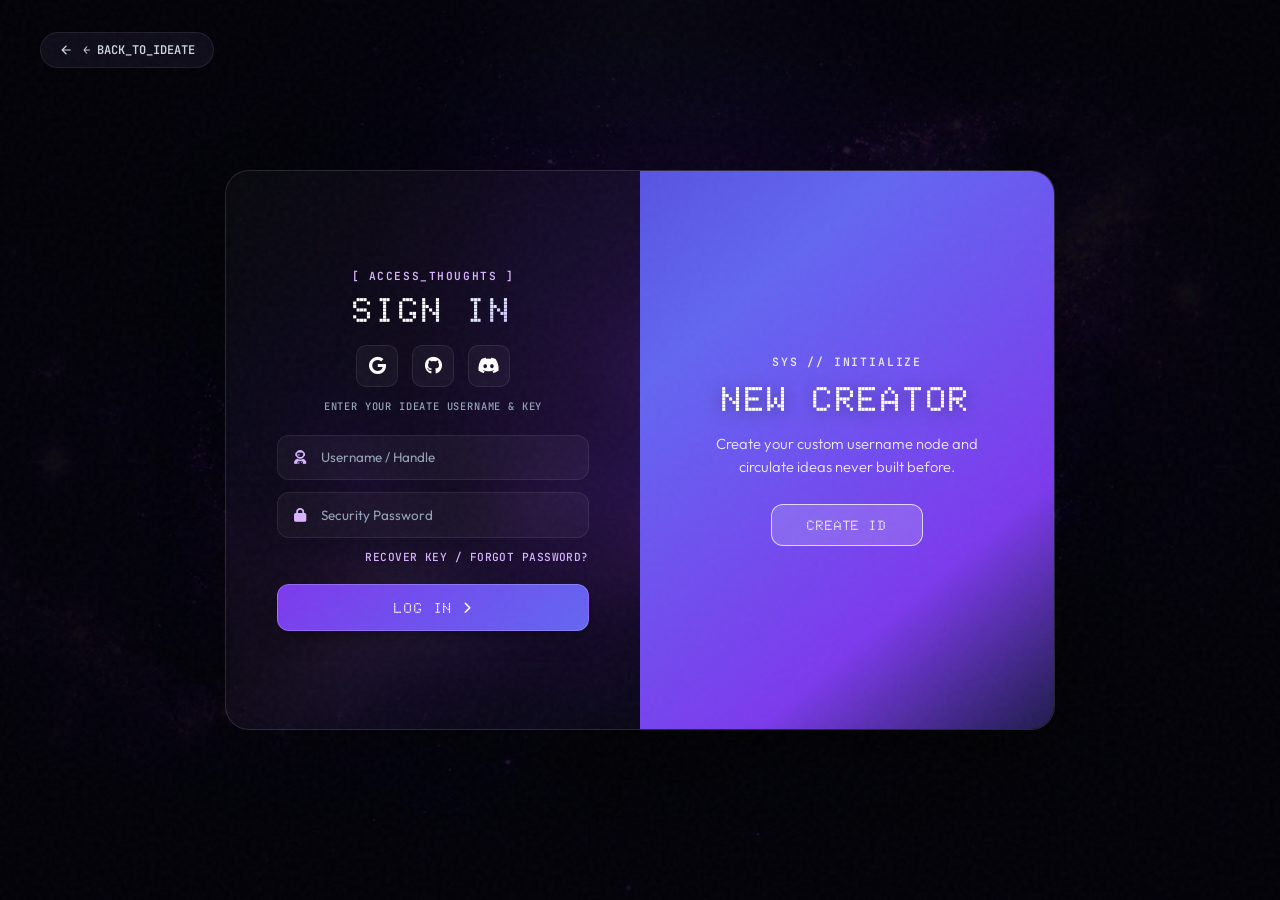
<file: html/login.html>
<!DOCTYPE html>
<html lang="en">

<head>
	<meta charset="UTF-8">
	<meta name="viewport" content="width=device-width, initial-scale=1.0, maximum-scale=1.0, user-scalable=no">
	<title>IDEATE // AUTH TERMINAL</title>
	<link rel="shortcut icon" href="../assets/img/logo.png" type="image/x-icon">

	<!-- Google Fonts: Doto (Nothing OS Dot Font), JetBrains Mono, Outfit, Space Grotesk -->
	<link rel="preconnect" href="https://fonts.googleapis.com">
	<link rel="preconnect" href="https://fonts.gstatic.com" crossorigin>
	<link href="https://fonts.googleapis.com/css2?family=Doto:wght@100..900&family=JetBrains+Mono:wght@300;400;500;600&family=Outfit:wght@300;400;500;600;700&family=Space+Grotesk:wght@400;500;600;700&display=swap" rel="stylesheet">

	<!-- Font Awesome Icons -->
	<link rel='stylesheet' href='https://cdnjs.cloudflare.com/ajax/libs/font-awesome/6.4.0/css/all.min.css'>
	<link rel="stylesheet" href="../css/theme.css">
	<link rel="stylesheet" href="../css/style.css">
	<link rel="stylesheet" href="../css/auth.css">
</head>

<body>
	<!-- Cinematic Page Transition Curtain -->
	<div class="page-transition-curtain" id="pageTransitionCurtain"></div>

	<!-- Analog film grain & lens vignette -->
	<div class="noise-overlay"></div>
	<div class="cinematic-vignette"></div>

	<!-- Cosmic Nebula Background Layer with Cyber Grid -->
	<div class="auth-cosmic-bg">
		<img src="../assets/img/background.png" alt="Cosmic Background" class="auth-nebula-plane" draggable="false" />
		<div class="auth-cyber-grid"></div>
		<div class="auth-radial-shadow"></div>
		<div class="auth-core-glow"></div>
	</div>

	<!-- Back to Home Navigation -->
	<nav class="auth-nav">
		<a href="../index.html" class="back-home-btn" id="navBackHome">
			<svg viewBox="0 0 24 24">
				<path d="M20 11H7.83l5.59-5.59L12 4l-8 8 8 8 1.41-1.41L7.83 13H20v-2z"/>
			</svg>
			<span class="doto-label">← BACK_TO_IDEATE</span>
		</a>
		
	</nav>

	<!-- The Sliding Auth Container -->
	<div class="container" id="container">
		
		<!-- Sign Up Form (Left Slide) -->
		<div class="form-container sign-up-container">
			<form action="#" id="signUpForm" autocomplete="off">
				<div class="form-cyber-tag">[ REGISTER_NEW_USER ]</div>
				<h1 class="doto-heading">SIGN UP</h1>
				
				<div class="social-container">
					<a href="#" class="social social-google" title="Authenticate with Google" aria-label="Google"><i class="fab fa-google"></i></a>
					<a href="#" class="social social-github" title="Authenticate with GitHub" aria-label="GitHub"><i class="fab fa-github"></i></a>
					<a href="#" class="social social-discord" title="Authenticate with Discord" aria-label="Discord"><i class="fab fa-discord"></i></a>
				</div>
				
				<span class="auth-field-caption">EMAIL REQUIRED STRICTLY FOR AUTH & RECOVERY</span>
				
				<div class="input-box">
					<i class="fas fa-id-badge input-ico"></i>
					<input type="text" id="signUpUsername" placeholder="Create Username" required autocomplete="username" />
				</div>
				
				<div class="input-box">
					<i class="fas fa-envelope input-ico"></i>
					<input type="email" id="signUpEmail" placeholder="Email " required autocomplete="email" />
				</div>
				
				<div class="input-box">
					<i class="fas fa-key input-ico"></i>
					<input type="password" id="signUpPassword" placeholder="Security Password" required autocomplete="new-password" />
				</div>

				<div class="input-box" id="confirmPasswordBox">
					<i class="fas fa-shield-alt input-ico"></i>
					<input type="password" id="signUpConfirmPassword" placeholder="Confirm Password" required autocomplete="new-password" />
					<span class="match-indicator" id="passwordMatchIndicator"></span>
				</div>

				<div class="auth-feedback-msg" id="signUpFeedbackMsg"></div>

				<button type="submit" class="cyber-btn" id="btnSignUpSubmit">
					<span class="btn-glitch-text">REGISTER ID</span>
					<i class="fas fa-chevron-right btn-arrow"></i>
				</button>
			</form>
		</div>

		<!-- Sign In Form (Right Slide) -->
		<div class="form-container sign-in-container">
			<form action="#" id="signInForm" autocomplete="off">
				<div class="form-cyber-tag">[ ACCESS_THOUGHTS ]</div>
				<h1 class="doto-heading">SIGN IN</h1>
				
				<div class="social-container">
					<a href="#" class="social social-google" title="Authenticate with Google" aria-label="Google"><i class="fab fa-google"></i></a>
					<a href="#" class="social social-github" title="Authenticate with GitHub" aria-label="GitHub"><i class="fab fa-github"></i></a>
					<a href="#" class="social social-discord" title="Authenticate with Discord" aria-label="Discord"><i class="fab fa-discord"></i></a>
				</div>
				
				<span class="auth-field-caption">ENTER YOUR IDEATE USERNAME & KEY</span>
				
				<div class="input-box">
					<i class="fas fa-user-astronaut input-ico"></i>
					<input type="text" id="signInUsername" placeholder="Username / Handle" required autocomplete="username" />
				</div>
				
				<div class="input-box">
					<i class="fas fa-lock input-ico"></i>
					<input type="password" id="signInPassword" placeholder="Security Password" required autocomplete="current-password" />
				</div>

				<a href="#" class="forgot-pass-link" id="forgotPassLink">RECOVER KEY / FORGOT PASSWORD?</a>
				
				<button type="submit" class="cyber-btn" id="btnSignInSubmit">
					<span class="btn-glitch-text">LOG IN</span>
					<i class="fas fa-chevron-right btn-arrow"></i>
				</button>
			</form>
		</div>

		<!-- Animated Sliding Overlay Panels -->
		<div class="overlay-container">
			<div class="overlay">
				
				<!-- Left Overlay Panel (Shown when on Sign Up form) -->
				<div class="overlay-panel overlay-left">
					<div class="overlay-badge">SYS // RECONNECT</div>
					<h1 class="doto-heading">WELCOME BACK</h1>
					<p>Already possess an active Ideate Neural Node? Connect with your username credentials.</p>
					<button class="ghost cyber-ghost-btn" id="signIn">
						<span>SIGN IN</span>
					</button>
				</div>

				<!-- Right Overlay Panel (Shown when on Sign In form) -->
				<div class="overlay-panel overlay-right">
					<div class="overlay-badge">SYS // INITIALIZE</div>
					<h1 class="doto-heading">NEW CREATOR</h1>
					<p>Create your custom username node and circulate ideas never built before.</p>
					<button class="ghost cyber-ghost-btn" id="signUp">
						<span>CREATE ID</span>
					</button>
				</div>

			</div>
		</div>

	</div>

	<script src="../js/auth.js"></script>

</body>
</html>
</file>
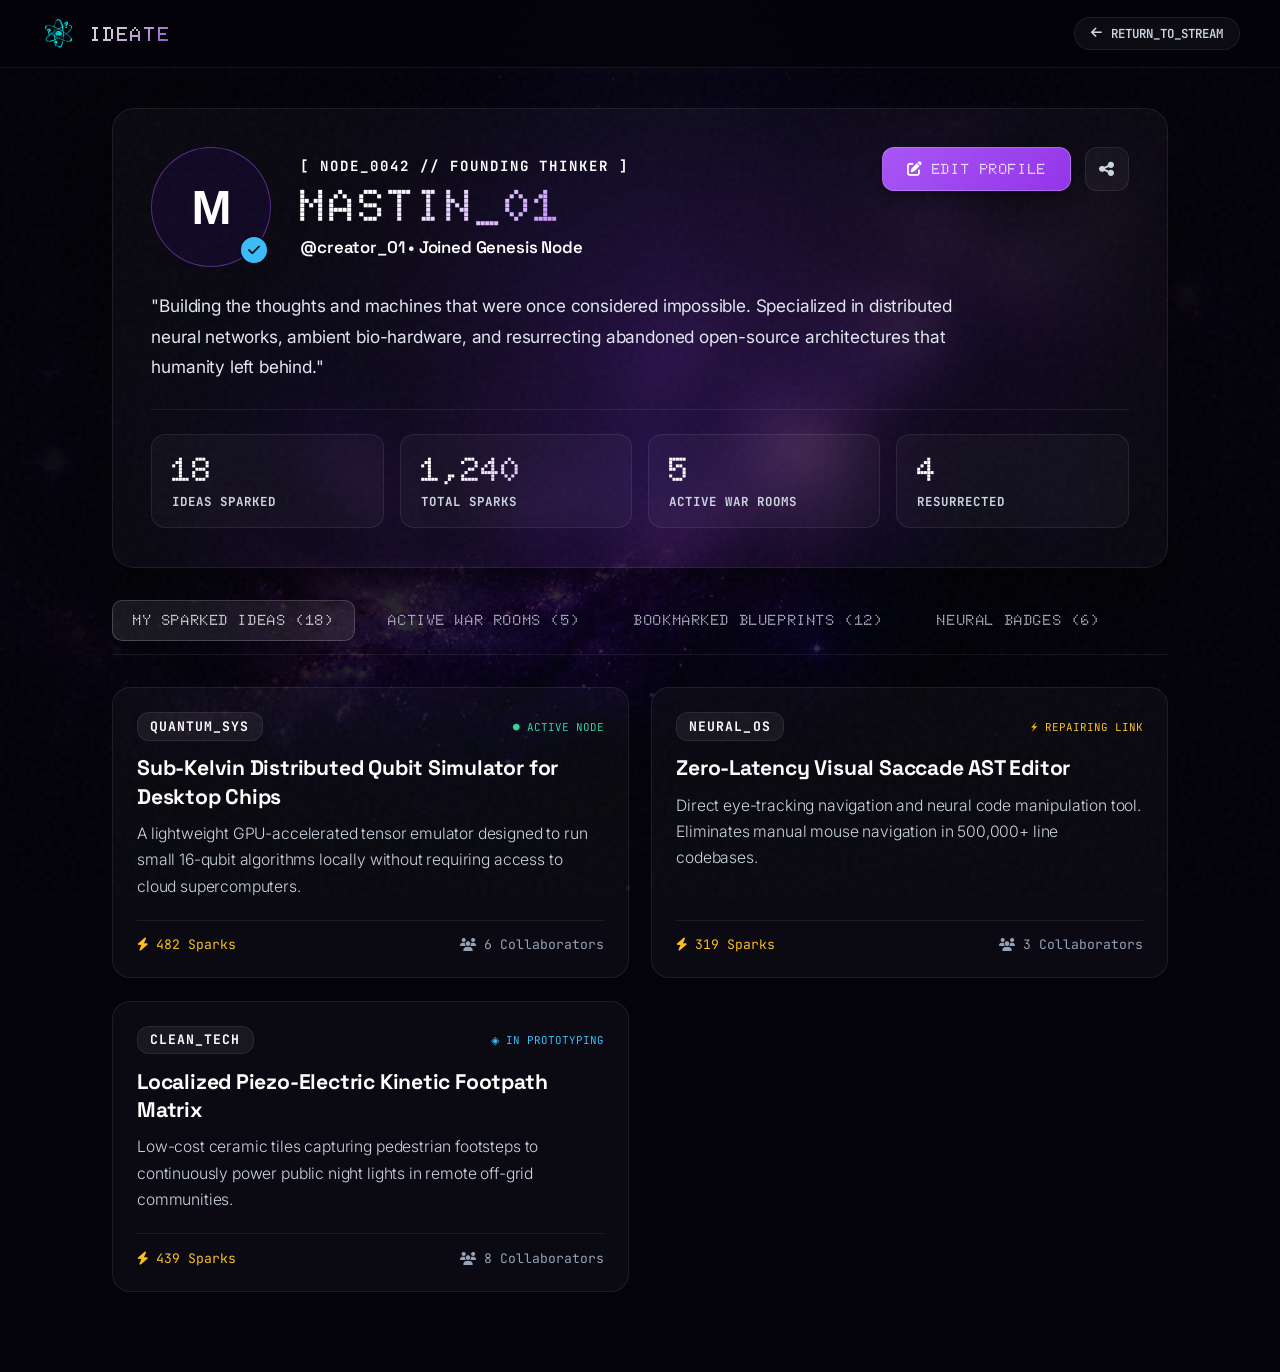
<file: html/profile.html>
<!DOCTYPE html>
<html lang="en">
<head>
	<meta charset="UTF-8">
	<meta name="viewport" content="width=device-width, initial-scale=1.0, maximum-scale=1.0, user-scalable=no">
	<title>IDEATE // CREATOR NODE PROFILE</title>
	<link rel="shortcut icon" href="../assets/img/logo.png" type="image/x-icon">

	<!-- Google Fonts: Doto, JetBrains Mono, Outfit, Plus Jakarta Sans, Space Grotesk, Syne -->
	<link rel="preconnect" href="https://fonts.googleapis.com">
	<link rel="preconnect" href="https://fonts.gstatic.com" crossorigin>
	<link href="https://fonts.googleapis.com/css2?family=Doto:wght@100..900&family=Inter:wght@300;400;500;600;700&family=JetBrains+Mono:wght@300;400;500;600&family=Space+Grotesk:wght@400;500;600;700&display=swap" rel="stylesheet">

	<!-- Font Awesome Icons -->
	<link rel='stylesheet' href='https://cdnjs.cloudflare.com/ajax/libs/font-awesome/6.4.0/css/all.min.css'>
	<link rel="stylesheet" href="../css/theme.css">
	<link rel="stylesheet" href="../css/style.css">
	<link rel="stylesheet" href="../css/profile.css">
</head>
<body>
	<!-- Cinematic Page Transition Curtain -->
	<div class="page-transition-curtain" id="pageTransitionCurtain"></div>

	<!-- Analog film grain texture & lens vignette -->
	<div class="noise-overlay"></div>
	<div class="cinematic-vignette"></div>

	<!-- Cosmic Nebula Background Layer matching Hero & Home Screen -->
	<div class="profile-cosmic-bg">
		<img src="../assets/img/background.png" alt="Cosmic Nebula Void" class="profile-nebula-plane" draggable="false" />
		<div class="profile-cyber-grid"></div>
		<div class="profile-radial-shadow"></div>
		<div class="profile-core-glow"></div>
	</div>

	<!-- Top Profile Navigation Bar -->
	<header class="profile-nav-bar">
		<a href="home.html" class="profile-brand">
			<img src="../assets/img/logo.png" alt="Ideate Logo" class="profile-logo" />
			<span class="profile-brand-title">IDEATE</span>
		</a>

		<div class="profile-nav-links">
			<a href="home.html" class="nav-back-link">
				<i class="fas fa-arrow-left"></i>
				<span>RETURN_TO_STREAM</span>
			</a>
		</div>
	</header>

	<!-- Main Profile Container -->
	<main class="profile-main-container">

		<!-- Profile Hero Header Card -->
		<section class="profile-card">
			<div class="profile-card-top">
				
				<div class="profile-identity-group">
					<!-- Animated Avatar Ring -->
					<div class="profile-avatar-wrap">
						<div class="profile-avatar-ring"></div>
						<div class="profile-avatar-inner">M</div>
						<div class="profile-verified-badge" title="Verified Founding Thinker">
							<i class="fas fa-check"></i>
						</div>
					</div>

					<div class="profile-details">
						<span class="profile-tag-badge">[ NODE_0042 // FOUNDING THINKER ]</span>
						<h1 class="profile-name">MASTIN_01</h1>
						<span class="profile-handle">@creator_01 • Joined Genesis Node</span>
					</div>
				</div>

				<div class="profile-actions">
					<button class="btn-edit-profile" id="btnEditProfile">
						<i class="fas fa-pen-to-square"></i>
						<span>EDIT PROFILE</span>
					</button>
					<button class="btn-share-profile" id="btnShareProfile" title="Share Node Link">
						<i class="fas fa-share-nodes"></i>
					</button>
				</div>

			</div>

			<p class="profile-bio">
				"Building the thoughts and machines that were once considered impossible. Specialized in distributed neural networks, ambient bio-hardware, and resurrecting abandoned open-source architectures that humanity left behind."
			</p>

			<!-- Profile Stats Row -->
			<div class="profile-stats-row">
				<div class="stat-pill-box">
					<span class="stat-pill-num">18</span>
					<span class="stat-pill-label">Ideas Sparked</span>
				</div>
				<div class="stat-pill-box">
					<span class="stat-pill-num">1,240</span>
					<span class="stat-pill-label">Total Sparks</span>
				</div>
				<div class="stat-pill-box">
					<span class="stat-pill-num">5</span>
					<span class="stat-pill-label">Active War Rooms</span>
				</div>
				<div class="stat-pill-box">
					<span class="stat-pill-num">4</span>
					<span class="stat-pill-label">Resurrected</span>
				</div>
			</div>
		</section>

		<!-- Profile Navigation Tabs -->
		<div class="profile-tabs-bar">
			<button class="profile-tab-btn active" data-tab="tab-sparked">MY SPARKED IDEAS (18)</button>
			<button class="profile-tab-btn" data-tab="tab-warrooms">ACTIVE WAR ROOMS (5)</button>
			<button class="profile-tab-btn" data-tab="tab-saved">BOOKMARKED BLUEPRINTS (12)</button>
			<button class="profile-tab-btn" data-tab="tab-badges">NEURAL BADGES (6)</button>
		</div>

		<!-- Tab 1: My Sparked Ideas -->
		<section class="tab-panel active" id="tab-sparked">
			<div class="profile-ideas-grid">
				
				<article class="profile-idea-card">
					<div class="card-top-tag">
						<span class="tag-label">QUANTUM_SYS</span>
						<span style="font-family: var(--font-mono); font-size: 0.68rem; color: #34d399;">● ACTIVE NODE</span>
					</div>
					<h3 class="card-title">Sub-Kelvin Distributed Qubit Simulator for Desktop Chips</h3>
					<p class="card-desc">
						A lightweight GPU-accelerated tensor emulator designed to run small 16-qubit algorithms locally without requiring access to cloud supercomputers.
					</p>
					<div class="card-metrics-footer">
						<div class="metric-item sparks">
							<i class="fas fa-bolt"></i>
							<span>482 Sparks</span>
						</div>
						<div class="metric-item">
							<i class="fas fa-users"></i>
							<span>6 Collaborators</span>
						</div>
					</div>
				</article>

				<article class="profile-idea-card">
					<div class="card-top-tag">
						<span class="tag-label">NEURAL_OS</span>
						<span style="font-family: var(--font-mono); font-size: 0.68rem; color: #fbbf24;">⚡ REPAIRING LINK</span>
					</div>
					<h3 class="card-title">Zero-Latency Visual Saccade AST Editor</h3>
					<p class="card-desc">
						Direct eye-tracking navigation and neural code manipulation tool. Eliminates manual mouse navigation in 500,000+ line codebases.
					</p>
					<div class="card-metrics-footer">
						<div class="metric-item sparks">
							<i class="fas fa-bolt"></i>
							<span>319 Sparks</span>
						</div>
						<div class="metric-item">
							<i class="fas fa-users"></i>
							<span>3 Collaborators</span>
						</div>
					</div>
				</article>

				<article class="profile-idea-card">
					<div class="card-top-tag">
						<span class="tag-label">CLEAN_TECH</span>
						<span style="font-family: var(--font-mono); font-size: 0.68rem; color: #38bdf8;">◈ IN PROTOTYPING</span>
					</div>
					<h3 class="card-title">Localized Piezo-Electric Kinetic Footpath Matrix</h3>
					<p class="card-desc">
						Low-cost ceramic tiles capturing pedestrian footsteps to continuously power public night lights in remote off-grid communities.
					</p>
					<div class="card-metrics-footer">
						<div class="metric-item sparks">
							<i class="fas fa-bolt"></i>
							<span>439 Sparks</span>
						</div>
						<div class="metric-item">
							<i class="fas fa-users"></i>
							<span>8 Collaborators</span>
						</div>
					</div>
				</article>

			</div>
		</section>

		<!-- Tab 2: Active War Rooms -->
		<section class="tab-panel" id="tab-warrooms">
			<div class="profile-ideas-grid">
				<article class="profile-idea-card">
					<div class="card-top-tag">
						<span class="tag-label">WAR_ROOM #08</span>
						<span style="font-family: var(--font-mono); font-size: 0.68rem; color: #10b981;">● SPRINT IN PROGRESS</span>
					</div>
					<h3 class="card-title">Atmospheric Water-Harvesting Kite Grid</h3>
					<p class="card-desc">
						Collaborative hardware sprint designing hydrophilic mesh wings. Currently engineering the automatic tension winch.
					</p>
					<div class="card-metrics-footer">
						<div class="metric-item">
							<i class="fas fa-calendar-check"></i>
							<span>Sprint Ends in 4 Days</span>
						</div>
						<button class="nav-back-link" style="padding: 0.3rem 0.8rem; font-size: 0.72rem;">ENTER ROOM →</button>
					</div>
				</article>
			</div>
		</section>

		<!-- Tab 3: Saved Blueprints -->
		<section class="tab-panel" id="tab-saved">
			<div class="profile-ideas-grid">
				<article class="profile-idea-card">
					<div class="card-top-tag">
						<span class="tag-label">SAVED_BLUEPRINT</span>
					</div>
					<h3 class="card-title">Peer-to-Peer Neighborhood Micro-Battery Energy Routing</h3>
					<p class="card-desc">
						Autonomous microsecond energy balancer for residential solar panels. Saved for future hardware integration.
					</p>
					<div class="card-metrics-footer">
						<div class="metric-item sparks">
							<i class="fas fa-bolt"></i>
							<span>289 Sparks</span>
						</div>
						<span style="font-family: var(--font-mono); font-size: 0.72rem; color: var(--color-text-muted);">Saved 2 days ago</span>
					</div>
				</article>
			</div>
		</section>

		<!-- Tab 4: Neural Badges -->
		<section class="tab-panel" id="tab-badges">
			<div class="badges-grid">
				<div class="badge-card">
					<div class="badge-icon-box">
						<i class="fas fa-brain"></i>
					</div>
					<div class="badge-info-wrap">
						<span class="badge-title">FOUNDING THINKER</span>
						<span class="badge-desc">Genesis node creator on the Ideate platform.</span>
					</div>
				</div>

				<div class="badge-card">
					<div class="badge-icon-box">
						<i class="fas fa-bolt"></i>
					</div>
					<div class="badge-info-wrap">
						<span class="badge-title">1K SPARKS CLUB</span>
						<span class="badge-desc">Generated over 1,000 collective thought sparks.</span>
					</div>
				</div>

				<div class="badge-card">
					<div class="badge-icon-box">
						<i class="fas fa-monument"></i>
					</div>
					<div class="badge-info-wrap">
						<span class="badge-title">RESURRECTOR</span>
						<span class="badge-desc">Revived 4 abandoned blueprints into active development.</span>
					</div>
				</div>

				<div class="badge-card">
					<div class="badge-icon-box">
						<i class="fas fa-handshake-angle"></i>
					</div>
					<div class="badge-info-wrap">
						<span class="badge-title">SYNAPSE LEAD</span>
						<span class="badge-desc">Led 5 multi-disciplinary collaborative War Rooms.</span>
					</div>
				</div>
			</div>
		</section>

	</main>

	<script src="../js/profile.js"></script>
</body>
</html>
</file>
<file: css/theme.css>
/* ==========================================================================
   IDEATE — Master Theme & Shared Design System (css/theme.css)
   Consolidated Design Tokens, Atmospheric Layers, Typography & Glassmorphism
   ========================================================================== */

:root {
	/* Typography Families */
	--font-primary: 'Outfit', -apple-system, BlinkMacSystemFont, 'Segoe UI', Roboto, sans-serif;
	--font-display: 'Syne', sans-serif;
	--font-mono: 'JetBrains Mono', monospace;
	--font-body: 'Plus Jakarta Sans', sans-serif;
	--font-doto: 'Doto', sans-serif;
	--font-grotesk: 'Space Grotesk', sans-serif;

	/* Water Glass Liquid Atmospheric Palette (Transparent, Pristine Liquid Glass) */
	--bg-deep: #04020a;
	--bg-dark: #080414;
	--bg-card: rgba(255, 255, 255, 0.03);
	--bg-card-hover: rgba(255, 255, 255, 0.06);
	--bg-input: rgba(255, 255, 255, 0.04);
	--bg-surface: rgba(255, 255, 255, 0.03);
	--bg-surface-elevated: rgba(255, 255, 255, 0.06);
	--bg-nav: rgba(4, 2, 10, 0.65);

	/* Water Crystal Hairline Borders (Crisp Clean Glass) */
	--border-subtle: rgba(255, 255, 255, 0.08);
	--border-hover: rgba(255, 255, 255, 0.2);
	--border-glass: rgba(255, 255, 255, 0.08);
	--border-glass-light: rgba(255, 255, 255, 0.16);

	/* Refined Violet & Cosmic Accents */
	--color-accent-violet: #a855f7;
	--color-accent-light: #d8b4fe;
	--color-violet-core: #9333ea;
	--color-violet-deep: #7e22ce;
	
	/* Semantic Colors */
	--color-amber: #fbbf24;
	--color-emerald: #10b981;
	--color-cyan-spark: #38bdf8;
	--color-danger: #ef4444;

	/* Typography Colors */
	--color-text-main: #f8fafc;
	--color-text-primary: #f8fafc;
	--color-text-secondary: #cbd5e1;
	--color-text-muted: #cbd5e1;
	--color-text-dim: #94a3b8;

	/* Clean Neutral Elevation Shadows (No Colored Glowing Shadows) */
	--shadow-elevation-sm: 0 4px 12px rgba(0, 0, 0, 0.35);
	--shadow-elevation-md: 0 8px 24px rgba(0, 0, 0, 0.5);
	--shadow-elevation-lg: 0 20px 45px rgba(0, 0, 0, 0.65);
	--shadow-elevation-xl: 0 25px 65px -10px rgba(0, 0, 0, 0.85);

	/* Signature Ideate Gradient */
	--gradient-ideate: linear-gradient(135deg, #ffffff 25%, #d8b4fe 65%, #a855f7 100%);
	--gradient-violet-btn: linear-gradient(135deg, #a855f7 0%, #9333ea 100%);
	--gradient-violet-btn-hover: linear-gradient(135deg, #c084fc 0%, #a855f7 100%);
}

/* ==========================================================================
   Global Reset & Base Defaults
   ========================================================================== */

*, *::before, *::after {
	box-sizing: border-box;
	margin: 0;
	padding: 0;
}

html, body {
	width: 100%;
	min-height: 100%;
	background-color: var(--bg-deep);
	color: var(--color-text-main);
	font-family: var(--font-primary);
	-webkit-font-smoothing: antialiased;
	-moz-osx-font-smoothing: grayscale;
}

/* Custom Scrollbar */
::-webkit-scrollbar {
	width: 6px;
	height: 6px;
}

::-webkit-scrollbar-track {
	background: var(--bg-deep);
}

::-webkit-scrollbar-thumb {
	background: rgba(168, 85, 247, 0.3);
	border-radius: 3px;
}

::-webkit-scrollbar-thumb:hover {
	background: rgba(168, 85, 247, 0.6);
}

/* ==========================================================================
   Shared Cinematic & Atmospheric Overlays
   ========================================================================== */

/* Subtle Analog Film Noise */
.noise-overlay {
	position: fixed;
	inset: 0;
	pointer-events: none;
	z-index: 99;
	opacity: 0.035;
	background-image: url("data:image/svg+xml,%3Csvg viewBox='0 0 200 200' xmlns='http://www.w3.org/2000/svg'%3E%3Cfilter id='noiseFilter'%3E%3CfeTurbulence type='fractalNoise' baseFrequency='0.8' numOctaves='3' stitchTiles='stitch'/%3E%3C/filter%3E%3Crect width='100%25' height='100%25' filter='url(%23noiseFilter)'/%3E%3C/svg%3E");
}

/* Cinematic Lens Vignette */
.cinematic-vignette {
	position: fixed;
	inset: 0;
	pointer-events: none;
	z-index: 10;
	background: radial-gradient(ellipse at center, transparent 45%, rgba(2, 1, 8, 0.75) 85%, rgba(2, 1, 8, 0.98) 100%);
}

/* Page Transition Curtain */
.page-transition-curtain {
	position: fixed;
	inset: 0;
	background: radial-gradient(circle at center, #0f0724 0%, #020108 100%);
	z-index: 9999;
	pointer-events: none;
	opacity: 1;
	transform: scale(1);
	transition: opacity 0.5s cubic-bezier(0.4, 0, 0.2, 1), transform 0.5s cubic-bezier(0.4, 0, 0.2, 1);
}

.page-transition-curtain.loaded {
	opacity: 0;
	transform: scale(1.04);
}

.page-transition-curtain.exiting {
	opacity: 1;
	transform: scale(1);
	pointer-events: auto;
}

/* ==========================================================================
   Cosmic Nebula Atmospheric Background Layer System
   ========================================================================== */

.cosmic-bg,
.app-cosmic-bg,
.auth-cosmic-bg,
.profile-cosmic-bg {
	position: fixed;
	inset: 0;
	pointer-events: none;
	z-index: 0;
	overflow: hidden;
}

.nebula-plane,
.app-nebula-plane,
.auth-nebula-plane,
.profile-nebula-plane {
	position: absolute;
	top: -5%;
	left: -5%;
	width: 110%;
	height: 110%;
	object-fit: cover;
	opacity: 0.48;
	mix-blend-mode: screen;
	filter: contrast(1.2) saturate(1.25) brightness(0.82);
}

.cyber-grid,
.app-cyber-grid,
.auth-cyber-grid,
.profile-cyber-grid {
	position: absolute;
	inset: 0;
	opacity: 0.05;
	background-image: 
		linear-gradient(to right, rgba(168, 85, 247, 0.3) 1px, transparent 1px),
		linear-gradient(to bottom, rgba(168, 85, 247, 0.3) 1px, transparent 1px);
	background-size: 32px 32px;
}

.radial-shadow,
.app-radial-shadow,
.auth-radial-shadow,
.profile-radial-shadow {
	position: absolute;
	inset: 0;
	background: radial-gradient(
		circle at center,
		rgba(4, 2, 10, 0.3) 0%,
		rgba(4, 2, 10, 0.82) 65%,
		rgba(4, 2, 10, 0.98) 100%
	);
}

.core-glow,
.app-core-glow,
.auth-core-glow,
.profile-core-glow {
	position: absolute;
	top: 20%;
	left: 50%;
	transform: translate(-50%, -20%);
	width: min(90vw, 800px);
	height: min(90vw, 600px);
	border-radius: 50%;
	background: radial-gradient(
		circle,
		rgba(147, 51, 234, 0.18) 0%,
		rgba(88, 28, 135, 0.08) 45%,
		transparent 70%
	);
	filter: blur(80px);
}

/* ==========================================================================
   Shared Branding & Header Components
   ========================================================================== */

.brand-link,
.app-brand,
.profile-brand {
	display: flex;
	align-items: center;
	gap: 0.85rem;
	text-decoration: none;
}

.brand-logo,
.app-logo,
.profile-logo {
	width: auto;
	height: 32px;
	max-width: 36px;
	object-fit: contain;
	aspect-ratio: auto;
}

.brand-name,
.app-brand-title,
.profile-brand-title {
	font-family: var(--font-doto);
	font-size: 1.25rem;
	font-weight: 900;
	letter-spacing: 0.08em;
	background: var(--gradient-ideate);
	-webkit-background-clip: text;
	background-clip: text;
	-webkit-text-fill-color: transparent;
}

/* ==========================================================================
   Shared Typography & Heading Helpers
   ========================================================================== */

.doto-heading {
	font-family: var(--font-doto);
	font-weight: 900;
	letter-spacing: 0.05em;
	background: var(--gradient-ideate);
	-webkit-background-clip: text;
	background-clip: text;
	-webkit-text-fill-color: transparent;
	display: inline-block;
	text-transform: uppercase;
}

.title-gradient {
	background: var(--gradient-ideate);
	-webkit-background-clip: text;
	background-clip: text;
	-webkit-text-fill-color: transparent;
	display: inline-block;
}

/* ==========================================================================
   Shared Glassmorphism Panels & Cards
   ========================================================================== */

.glass-panel,
.glass-card {
	background: var(--bg-card);
	backdrop-filter: blur(20px);
	-webkit-backdrop-filter: blur(20px);
	border: 1px solid var(--border-subtle);
	border-radius: 18px;
	box-shadow: var(--shadow-elevation-md);
	transition: all 0.25s ease;
}

.glass-panel:hover,
.glass-card:hover {
	background: var(--bg-card-hover);
	border-color: var(--border-hover);
}
</file>
<file: css/style.css>
@import url('theme.css');

/* ==========================================================================
   Global App Layout Container Helpers
   ========================================================================== */

.main {
  position: relative;
  width: 100%;
  min-height: 100dvh;
  display: flex;
  flex-direction: column;
}
</file>
<file: css/app_home.css>
/* ==========================================================================
   Ideate - App Home Stream Styles (app_home.css)
   ========================================================================== */

@import url('theme.css');

:root {
	--font-heading: 'Space Grotesk', -apple-system, BlinkMacSystemFont, 'Segoe UI', Roboto, sans-serif;
	--font-body: 'Inter', -apple-system, BlinkMacSystemFont, 'Segoe UI', Roboto, sans-serif;
}

/* ==========================================================================
   Top Application Navigation Bar (Violet Glass)
   ========================================================================== */

.app-nav-bar {
	position: sticky;
	top: 0;
	width: 100%;
	height: 68px;
	background: var(--bg-nav);
	backdrop-filter: blur(20px);
	-webkit-backdrop-filter: blur(20px);
	border-bottom: 1px solid var(--border-subtle);
	display: flex;
	align-items: center;
	justify-content: space-between;
	padding: 0 2.5rem;
	z-index: 100;
}

.app-brand {
	display: flex;
	align-items: center;
	gap: 0.85rem;
	text-decoration: none;
}


/* Omni Search Bar */
.app-search-wrap {
	flex: 0 1 450px;
	position: relative;
	margin: 0 1.5rem;
}

.app-search-input {
	width: 100%;
	padding: 0.62rem 3rem 0.62rem 2.6rem;
	background: var(--bg-input);
	border: 1px solid var(--border-subtle);
	border-radius: 12px;
	color: #ffffff;
	font-family: var(--font-body);
	font-size: 0.88rem;
	outline: none;
	transition: all 0.2s ease;
}

.app-search-input:focus {
	border-color: rgba(255, 255, 255, 0.25);
	background: rgba(255, 255, 255, 0.06);
}

.search-ico {
	position: absolute;
	left: 0.95rem;
	top: 50%;
	transform: translateY(-50%);
	color: #ffffff;
	font-size: 0.85rem;
	pointer-events: none;
}

.search-kbd {
	position: absolute;
	right: 0.75rem;
	top: 50%;
	transform: translateY(-50%);
	font-family: var(--font-mono);
	font-size: 0.65rem;
	padding: 0.15rem 0.4rem;
	border-radius: 4px;
	background: rgba(255, 255, 255, 0.06);
	border: 1px solid var(--border-subtle);
	color: var(--color-text-dim);
}

/* User & Action Bar */
.app-nav-actions {
	display: flex;
	align-items: center;
	gap: 0.9rem;
}

.btn-spawn-idea {
	display: inline-flex;
	align-items: center;
	gap: 0.55rem;
	padding: 0.55rem 1.25rem;
	border-radius: 10px;
	background: linear-gradient(135deg, #a855f7 0%, #9333ea 100%);
	border: 1px solid rgba(216, 180, 254, 0.35);
	color: #ffffff;
	font-family: var(--font-doto);
	font-size: 0.8rem;
	font-weight: 800;
	letter-spacing: 0.04em;
	text-decoration: none;
	cursor: pointer;
	transition: all 0.2s ease;
}

.btn-spawn-idea:hover {
	background: linear-gradient(135deg, #c084fc 0%, #a855f7 100%);
	transform: translateY(-1px);
}

.nav-icon-btn {
	width: 36px;
	height: 36px;
	border-radius: 10px;
	background: rgba(255, 255, 255, 0.04);
	border: 1px solid var(--border-subtle);
	color: var(--color-text-muted);
	display: flex;
	align-items: center;
	justify-content: center;
	cursor: pointer;
	text-decoration: none;
	position: relative;
	transition: all 0.2s ease;
}

.nav-icon-btn:hover {
	color: #ffffff;
	border-color: var(--border-hover);
	background: rgba(255, 255, 255, 0.09);
}

.icon-badge-dot {
	position: absolute;
	top: 7px;
	right: 7px;
	width: 6px;
	height: 6px;
	border-radius: 50%;
	background: var(--color-accent-violet);
}

.user-profile-pill {
	display: flex;
	align-items: center;
	gap: 0.65rem;
	padding: 0.35rem 0.95rem 0.35rem 0.45rem;
	background: rgba(255, 255, 255, 0.04);
	border: 1px solid var(--border-subtle);
	border-radius: 24px;
	text-decoration: none;
	color: #ffffff;
	transition: all 0.2s ease;
}

.user-profile-pill:hover {
	border-color: var(--border-hover);
	background: rgba(255, 255, 255, 0.09);
}

.user-avatar-hex {
	width: 32px;
	height: 32px;
	border-radius: 50%;
	background: linear-gradient(135deg, #a855f7, #38bdf8);
	color: #ffffff;
	display: flex;
	align-items: center;
	justify-content: center;
	font-weight: 700;
	font-size: 0.88rem;
}

.user-handle {
	font-family: var(--font-heading);
	font-size: 0.92rem;
	font-weight: 600;
	color: #ffffff;
	letter-spacing: -0.01em;
}

/* ==========================================================================
   Main App Layout Grid (Instagram-Style Center Stream with Fixed Sidebars)
   ========================================================================== */

.app-layout-container {
	position: relative;
	z-index: 10;
	max-width: 1440px;
	margin: 0 auto;
	height: calc(100vh - 72px);
	max-height: calc(100vh - 72px);
	overflow: hidden;
	padding: 1.4rem 2.5rem 1.4rem;
	display: grid;
	grid-template-columns: 240px 1fr 340px;
	gap: 1.8rem;
	align-items: start;
}

/* ==========================================================================
   Left Navigation Sidebar (Fixed & Smooth)
   ========================================================================== */

.app-sidebar {
	display: flex;
	flex-direction: column;
	gap: 1.2rem;
	height: 100%;
	overflow-y: auto;
	scrollbar-width: none;
	-ms-overflow-style: none;
	padding-bottom: 2rem;
}

.app-sidebar::-webkit-scrollbar {
	display: none;
	width: 0;
}

.sidebar-glass-panel {
	background: var(--bg-card);
	backdrop-filter: blur(20px);
	-webkit-backdrop-filter: blur(20px);
	border: 1px solid var(--border-subtle);
	border-radius: 18px;
	padding: 1.2rem;
}

.sidebar-title {
	font-family: var(--font-mono);
	font-size: 0.8rem;
	font-weight: 700;
	letter-spacing: 0.12em;
	color: #ffffff;
	margin-bottom: 0.75rem;
	text-transform: uppercase;
}

.sidebar-nav-list {
	list-style: none;
	display: flex;
	flex-direction: column;
	gap: 0.25rem;
}

.sidebar-nav-link {
	display: flex;
	align-items: center;
	gap: 0.75rem;
	padding: 0.6rem 0.8rem;
	border-radius: 10px;
	color: var(--color-text-muted);
	text-decoration: none;
	font-size: 0.85rem;
	font-weight: 500;
	transition: all 0.2s ease;
}

.sidebar-nav-link i {
	font-size: 0.9rem;
	width: 16px;
	text-align: center;
}

.sidebar-nav-link:hover {
	color: #ffffff;
	background: rgba(255, 255, 255, 0.06);
}

.sidebar-nav-link.active {
	color: #ffffff;
	background: rgba(255, 255, 255, 0.09);
	border: 1px solid rgba(255, 255, 255, 0.18);
	font-weight: 600;
}

.nav-count-badge {
	margin-left: auto;
	font-family: var(--font-mono);
	font-size: 0.72rem;
	font-weight: 600;
	padding: 0.15rem 0.45rem;
	border-radius: 6px;
	background: rgba(255, 255, 255, 0.08);
	color: #ffffff;
}

/* Saved Collections Panel & Dynamic Collection List */
.sidebar-title-row {
	display: flex;
	align-items: center;
	justify-content: space-between;
	margin-bottom: 0.6rem;
}

.btn-add-collection-chip {
	display: inline-flex;
	align-items: center;
	gap: 0.35rem;
	padding: 0.22rem 0.55rem;
	border-radius: 6px;
	background: rgba(168, 85, 247, 0.12);
	border: 1px solid rgba(168, 85, 247, 0.3);
	color: #d8b4fe;
	font-family: var(--font-mono);
	font-size: 0.65rem;
	font-weight: 700;
	cursor: pointer;
	transition: all 0.2s ease;
}

.btn-add-collection-chip:hover {
	background: rgba(168, 85, 247, 0.22);
	border-color: rgba(192, 132, 252, 0.5);
	color: #ffffff;
	transform: scale(1.04);
}

.sidebar-nav-link.collection-link[data-collection="joined"] i {
	color: #38bdf8;
}

.sidebar-nav-link.collection-link[data-collection="saved"] i {
	color: #fbbf24;
}

.sidebar-nav-link.collection-link.active {
	background: rgba(255, 255, 255, 0.12);
	border-color: rgba(255, 255, 255, 0.25);
}

/* ==========================================================================
   Center Feed: Instagram-Style Scroll Stream without Scrollbars
   ========================================================================== */

.app-feed-column {
	display: flex;
	flex-direction: column;
	gap: 1.4rem;
	height: 100%;
	overflow-y: auto;
	scrollbar-width: none;
	-ms-overflow-style: none;
	padding-bottom: 5rem;
	scroll-behavior: smooth;
	position: relative;
	overscroll-behavior-y: contain;
}

.app-feed-column::-webkit-scrollbar {
	display: none;
	width: 0;
	height: 0;
}

/* Floating Native Gesture Pull-to-Refresh Spinner (Hidden by default, reveals only on drag threshold) */
.feed-pull-spinner {
	position: absolute;
	top: 0.8rem;
	left: 50%;
	transform: translateX(-50%) translateY(-50px) scale(0.75);
	width: 38px;
	height: 38px;
	border-radius: 50%;
	background: rgba(10, 10, 18, 0.9);
	border: 1px solid rgba(255, 255, 255, 0.15);
	color: #ffffff;
	display: flex;
	align-items: center;
	justify-content: center;
	font-size: 0.95rem;
	box-shadow: 0 8px 24px rgba(0, 0, 0, 0.6);
	opacity: 0;
	pointer-events: none;
	z-index: 50;
	transition: transform 0.25s cubic-bezier(0.16, 1, 0.3, 1), opacity 0.2s ease;
}

.feed-pull-spinner.visible {
	opacity: 1;
	transform: translateX(-50%) translateY(0) scale(1);
}

.feed-pull-spinner.refreshing i {
	animation: spinRefresh 0.75s linear infinite;
	color: #ffffff;
}

@keyframes spinRefresh {
	from { transform: rotate(0deg); }
	to { transform: rotate(360deg); }
}

/* Fast Ideation Spawner Box */
.ideation-spawner-card {
	background: var(--bg-card);
	backdrop-filter: blur(20px);
	-webkit-backdrop-filter: blur(20px);
	border: 1px solid var(--border-subtle);
	border-radius: 18px;
	padding: 1.4rem;
	position: relative;
}

.spawner-header {
	display: flex;
	align-items: center;
	justify-content: space-between;
	margin-bottom: 0.75rem;
}

.spawner-title {
	font-family: var(--font-doto);
	font-size: 0.95rem;
	font-weight: 800;
	letter-spacing: 0.04em;
	background: linear-gradient(135deg, #ffffff 25%, #d8b4fe 65%, #a855f7 100%);
	-webkit-background-clip: text;
	-webkit-text-fill-color: transparent;
}

.spawner-input-wrap textarea {
	width: 100%;
	background: var(--bg-input);
	border: 1px solid var(--border-subtle);
	border-radius: 12px;
	padding: 0.85rem 1rem;
	color: #ffffff;
	font-family: var(--font-body);
	font-size: 0.9rem;
	resize: none;
	height: 75px;
	outline: none;
	transition: all 0.2s ease;
}

.spawner-input-wrap textarea:focus {
	border-color: rgba(255, 255, 255, 0.25);
	background: rgba(255, 255, 255, 0.07);
}

.spawner-actions {
	display: flex;
	align-items: center;
	justify-content: space-between;
	margin-top: 0.85rem;
	flex-wrap: wrap;
	gap: 0.75rem;
}

.spawner-tag-shortcuts {
	display: flex;
	gap: 0.4rem;
}

.tag-btn-chip {
	font-family: var(--font-mono);
	font-size: 0.7rem;
	padding: 0.3rem 0.55rem;
	border-radius: 8px;
	background: rgba(255, 255, 255, 0.04);
	border: 1px solid var(--border-subtle);
	color: var(--color-text-muted);
	cursor: pointer;
	transition: all 0.2s ease;
}

.tag-btn-chip:hover {
	color: #ffffff;
	border-color: var(--border-hover);
	background: rgba(255, 255, 255, 0.09);
}

/* ==========================================================================
   Idea Stream Cards (Minimalistic, High-Legibility Typography & Spacing)
   ========================================================================== */

.idea-card {
	background: var(--bg-card);
	backdrop-filter: blur(20px);
	-webkit-backdrop-filter: blur(20px);
	border: 1px solid var(--border-subtle);
	border-radius: 18px;
	padding: 1.6rem 1.8rem;
	transition: transform 0.25s cubic-bezier(0.16, 1, 0.3, 1), background 0.25s ease, border-color 0.25s ease;
	position: relative;
	cursor: pointer;
	will-change: transform, opacity, filter;
}

.idea-card:hover {
	border-color: var(--border-hover);
	background: var(--bg-card-hover);
	transform: translateY(-2px);
}

/* Theme Switching Animation Hooks */
.idea-card.card-enter-anim {
	animation: cardThemeEnter 0.42s cubic-bezier(0.16, 1, 0.3, 1) both;
	animation-delay: calc(var(--stagger-index, 0) * 55ms);
}

.idea-card.card-exit-anim {
	animation: cardThemeExit 0.14s cubic-bezier(0.4, 0, 1, 1) forwards;
	pointer-events: none;
}

@keyframes cardThemeEnter {
	0% {
		opacity: 0;
		transform: translateY(24px) scale(0.96);
		filter: blur(6px);
	}
	60% {
		filter: blur(0px);
	}
	100% {
		opacity: 1;
		transform: translateY(0) scale(1);
		filter: blur(0px);
	}
}

@keyframes cardThemeExit {
	0% {
		opacity: 1;
		transform: translateY(0) scale(1);
		filter: blur(0px);
	}
	100% {
		opacity: 0;
		transform: translateY(-10px) scale(0.97);
		filter: blur(3px);
	}
}

/* Feed Empty State Component */
.feed-empty-state {
	display: flex;
	flex-direction: column;
	align-items: center;
	justify-content: center;
	text-align: center;
	padding: 3.5rem 2rem;
	background: var(--bg-card);
	backdrop-filter: blur(20px);
	-webkit-backdrop-filter: blur(20px);
	border: 1px dashed rgba(255, 255, 255, 0.14);
	border-radius: 20px;
	position: relative;
	overflow: hidden;
	margin: 1rem 0;
}

.empty-state-glow {
	position: absolute;
	width: 240px;
	height: 240px;
	border-radius: 50%;
	background: radial-gradient(circle, rgba(168, 85, 247, 0.16) 0%, rgba(56, 189, 248, 0.06) 50%, transparent 70%);
	top: 50%;
	left: 50%;
	transform: translate(-50%, -50%);
	pointer-events: none;
	animation: emptyGlowPulse 4s ease-in-out infinite alternate;
}

@keyframes emptyGlowPulse {
	0% { transform: translate(-50%, -50%) scale(0.85); opacity: 0.5; }
	100% { transform: translate(-50%, -50%) scale(1.2); opacity: 0.9; }
}

.empty-state-icon {
	width: 60px;
	height: 60px;
	border-radius: 16px;
	background: rgba(255, 255, 255, 0.04);
	border: 1px solid rgba(255, 255, 255, 0.1);
	display: flex;
	align-items: center;
	justify-content: center;
	font-size: 1.6rem;
	color: #c084fc;
	margin-bottom: 1.2rem;
	position: relative;
	z-index: 1;
	animation: emptyIconFloat 3s ease-in-out infinite alternate;
}

@keyframes emptyIconFloat {
	0% { transform: translateY(0px); }
	100% { transform: translateY(-6px); }
}

.empty-state-title {
	font-family: var(--font-heading);
	font-size: 1.15rem;
	font-weight: 700;
	color: #ffffff;
	margin-bottom: 0.5rem;
	position: relative;
	z-index: 1;
}

.empty-state-desc {
	font-family: var(--font-body);
	font-size: 0.88rem;
	color: var(--color-text-dim);
	max-width: 380px;
	line-height: 1.55;
	margin-bottom: 1.4rem;
	position: relative;
	z-index: 1;
}

.empty-state-btn {
	position: relative;
	z-index: 1;
}

@media (prefers-reduced-motion: reduce) {
	.idea-card.card-enter-anim,
	.idea-card.card-exit-anim,
	.empty-state-icon,
	.empty-state-glow {
		animation: none !important;
		transition: none !important;
		transform: none !important;
		filter: none !important;
	}
}

.idea-card-header {
	display: flex;
	align-items: center;
	justify-content: space-between;
	margin-bottom: 0.85rem;
}

.creator-meta {
	display: flex;
	align-items: center;
	gap: 0.85rem;
}

.creator-avatar {
	width: 46px;
	height: 46px;
	border-radius: 50%;
	background: linear-gradient(135deg, #9333ea, #38bdf8);
	display: flex;
	align-items: center;
	justify-content: center;
	font-weight: 700;
	font-size: 1.1rem;
	color: #ffffff;
	flex-shrink: 0;
}

.creator-info {
	display: flex;
	flex-direction: column;
	gap: 0.12rem;
}

.creator-name {
	font-family: var(--font-heading);
	font-size: 1.08rem;
	font-weight: 700;
	color: #ffffff;
	letter-spacing: -0.01em;
}

.idea-timestamp {
	font-family: var(--font-mono);
	font-size: 0.82rem;
	color: var(--color-text-dim);
}

/* High-Legibility Space Grotesk Headlines */
.idea-title {
	font-family: var(--font-heading);
	font-size: 1.38rem;
	font-weight: 700;
	color: #ffffff;
	margin-bottom: 0.65rem;
	line-height: 1.3;
	letter-spacing: -0.02em;
	-webkit-font-smoothing: antialiased;
}

/* Inter Body Typography */
.idea-description {
	font-family: var(--font-body);
	font-size: 1.02rem;
	line-height: 1.7;
	color: #e2e8f0;
	font-weight: 300;
	margin-bottom: 1.15rem;
	letter-spacing: -0.01em;
	-webkit-font-smoothing: antialiased;
}

/* Sleek Minimal Seeking Roles Line */
.seeking-roles {
	display: flex;
	align-items: center;
	flex-wrap: wrap;
	gap: 0.45rem;
	margin-bottom: 1.25rem;
}

.seeking-label {
	font-family: var(--font-mono);
	font-size: 0.85rem;
	font-weight: 700;
	letter-spacing: 0.08em;
	color: #ffffff;
	margin-right: 0.25rem;
	text-transform: uppercase;
}

.role-pill {
	font-family: var(--font-mono);
	font-size: 0.82rem;
	font-weight: 600;
	padding: 0.3rem 0.75rem;
	border-radius: 6px;
	background: rgba(255, 255, 255, 0.04);
	border: 1px solid rgba(255, 255, 255, 0.08);
	color: #cbd5e1;
	letter-spacing: 0.02em;
	transition: all 0.2s ease;
}

.idea-card:hover .role-pill {
	border-color: rgba(255, 255, 255, 0.18);
	color: #f1f5f9;
}

/* Idea Card Footer & Action Buttons */
.idea-card-footer {
	display: flex;
	align-items: center;
	justify-content: space-between;
	border-top: 1px solid var(--border-subtle);
	padding-top: 0.95rem;
}

.card-footer-left,
.card-footer-right {
	display: flex;
	align-items: center;
	gap: 0.55rem;
}

.save-action-btn,
.join-action-btn {
	display: inline-flex;
	align-items: center;
	gap: 0.4rem;
	padding: 0.42rem 0.8rem;
	border-radius: 10px;
	background: rgba(255, 255, 255, 0.04);
	border: 1px solid var(--border-subtle);
	color: var(--color-text-muted);
	font-family: var(--font-mono);
	font-size: 0.78rem;
	font-weight: 600;
	cursor: pointer;
	transition: all 0.2s cubic-bezier(0.16, 1, 0.3, 1);
}

.save-action-btn:hover {
	color: #38bdf8;
	border-color: rgba(56, 189, 248, 0.4);
	background: rgba(56, 189, 248, 0.08);
}

.save-action-btn.active {
	color: #38bdf8;
	border-color: rgba(56, 189, 248, 0.55);
	background: rgba(56, 189, 248, 0.16);
}

.save-action-btn.active i {
	color: #38bdf8;
	transform: scale(1.15);
}

.join-action-btn:hover {
	color: #c084fc;
	border-color: rgba(192, 132, 252, 0.4);
	background: rgba(192, 132, 252, 0.08);
}

.join-action-btn.active {
	color: #4ade80;
	border-color: rgba(74, 222, 128, 0.55);
	background: rgba(74, 222, 128, 0.14);
}

.join-action-btn.active i {
	color: #4ade80;
	transform: scale(1.1);
}

.star-action-btn {
	display: inline-flex;
	align-items: center;
	gap: 0.45rem;
	padding: 0.42rem 0.8rem;
	border-radius: 10px;
	background: rgba(255, 255, 255, 0.04);
	border: 1px solid var(--border-subtle);
	color: var(--color-text-muted);
	font-family: var(--font-mono);
	font-size: 0.82rem;
	font-weight: 600;
	cursor: pointer;
	transition: all 0.2s cubic-bezier(0.16, 1, 0.3, 1);
}

.star-action-btn i {
	font-size: 0.95rem;
	transition: transform 0.2s ease, color 0.2s ease;
}

.star-action-btn:hover {
	color: #fbbf24;
	border-color: rgba(251, 191, 36, 0.4);
	background: rgba(251, 191, 36, 0.08);
}

.star-action-btn.active {
	color: #fbbf24;
	border-color: rgba(251, 191, 36, 0.5);
	background: rgba(251, 191, 36, 0.14);
}

.star-action-btn.active i {
	transform: scale(1.15);
	color: #fbbf24;
}

/* ==========================================================================
   Right Telemetry & Spotlight Panel (Fixed & Smooth)
   ========================================================================== */

.app-telemetry-column {
	display: flex;
	flex-direction: column;
	gap: 1.2rem;
	height: 100%;
	overflow-y: auto;
	scrollbar-width: none;
	-ms-overflow-style: none;
	padding-bottom: 2rem;
}

.app-telemetry-column::-webkit-scrollbar {
	display: none;
	width: 0;
}

.telemetry-card {
	background: var(--bg-card);
	backdrop-filter: blur(20px);
	-webkit-backdrop-filter: blur(20px);
	border: 1px solid var(--border-subtle);
	border-radius: 18px;
	padding: 1.2rem;
}

.telemetry-header {
	display: flex;
	align-items: center;
	justify-content: space-between;
	margin-bottom: 0.9rem;
}

.telemetry-title {
	font-family: var(--font-mono);
	font-size: 0.8rem;
	font-weight: 700;
	letter-spacing: 0.12em;
	color: #ffffff;
	text-transform: uppercase;
}

.pulse-stats-grid {
	display: grid;
	grid-template-columns: 1fr 1fr;
	gap: 0.75rem;
}

.stat-metric-box {
	background: rgba(255, 255, 255, 0.03);
	border: 1px solid var(--border-subtle);
	border-radius: 12px;
	padding: 0.75rem;
	display: flex;
	flex-direction: column;
}

.stat-number {
	font-family: var(--font-doto);
	font-size: 1.4rem;
	font-weight: 900;
	background: linear-gradient(135deg, #ffffff 25%, #d8b4fe 65%, #a855f7 100%);
	-webkit-background-clip: text;
	-webkit-text-fill-color: transparent;
}

.stat-label {
	font-family: var(--font-mono);
	font-size: 0.65rem;
	color: var(--color-text-dim);
	margin-top: 0.2rem;
	text-transform: uppercase;
}

/* Spotlight Most Liked of the Day Card */
.spotlight-card {
	background: rgba(255, 255, 255, 0.03);
	border: 1px solid var(--border-subtle);
	cursor: pointer;
	transition: all 0.25s cubic-bezier(0.16, 1, 0.3, 1);
}

.spotlight-card:hover {
	border-color: var(--border-hover);
	background: rgba(255, 255, 255, 0.06);
	transform: translateY(-2px);
}

.spotlight-badge-row {
	display: flex;
	align-items: center;
	justify-content: space-between;
	margin-bottom: 0.6rem;
}

.spotlight-badge {
	display: inline-block;
	font-family: var(--font-mono);
	font-size: 0.65rem;
	font-weight: 700;
	letter-spacing: 0.08em;
	color: var(--color-amber);
}

.spotlight-star-count {
	font-family: var(--font-mono);
	font-size: 0.72rem;
	font-weight: 600;
	color: var(--color-amber);
	display: flex;
	align-items: center;
	gap: 0.3rem;
}

.spotlight-title {
	font-family: var(--font-heading);
	font-size: 1.05rem;
	font-weight: 700;
	color: #ffffff;
	margin-bottom: 0.4rem;
	line-height: 1.3;
	letter-spacing: -0.01em;
}

.spotlight-desc {
	font-family: var(--font-body);
	font-size: 0.84rem;
	line-height: 1.55;
	color: var(--color-text-muted);
	font-weight: 300;
	margin-bottom: 0.4rem;
}

.spotlight-author-meta {
	display: flex;
	align-items: center;
	gap: 0.5rem;
	margin-top: 0.65rem;
	padding-top: 0.5rem;
	border-top: 1px solid var(--border-subtle);
}

.collaborate-btn {
	display: flex;
	align-items: center;
	gap: 0.45rem;
	padding: 0.45rem 0.95rem;
	border-radius: 10px;
	background: linear-gradient(135deg, #a855f7 0%, #9333ea 100%);
	border: 1px solid rgba(216, 180, 254, 0.35);
	color: #ffffff;
	font-family: var(--font-mono);
	font-size: 0.75rem;
	font-weight: 700;
	cursor: pointer;
	transition: all 0.2s ease;
}

.collaborate-btn:hover {
	background: linear-gradient(135deg, #c084fc 0%, #a855f7 100%);
}

/* ==========================================================================
   Project Details Modal (Display Full Project upon Card Click)
   ========================================================================== */

.project-modal-backdrop {
	position: fixed;
	inset: 0;
	background: rgba(3, 1, 8, 0.88);
	backdrop-filter: blur(14px);
	-webkit-backdrop-filter: blur(14px);
	z-index: 1000;
	display: flex;
	align-items: center;
	justify-content: center;
	padding: 1.5rem;
	opacity: 0;
	pointer-events: none;
	transition: opacity 0.25s cubic-bezier(0.16, 1, 0.3, 1);
}

.project-modal-backdrop.active {
	opacity: 1;
	pointer-events: auto;
}

.project-modal-sheet {
	background: rgba(10, 10, 18, 0.88);
	backdrop-filter: blur(28px);
	-webkit-backdrop-filter: blur(28px);
	border: 1px solid rgba(255, 255, 255, 0.12);
	border-radius: 22px;
	box-shadow: 0 25px 60px rgba(0, 0, 0, 0.85);
	max-width: 660px;
	width: 100%;
	max-height: 88vh;
	overflow-y: auto;
	padding: 2.2rem;
	position: relative;
	transform: scale(0.94);
	transition: transform 0.25s cubic-bezier(0.16, 1, 0.3, 1);
	scrollbar-width: none;
}

.project-modal-sheet::-webkit-scrollbar {
	display: none;
}

.project-modal-backdrop.active .project-modal-sheet {
	transform: scale(1);
}

.modal-top-actions {
	position: absolute;
	top: 1.25rem;
	right: 1.25rem;
	display: flex;
	align-items: center;
	gap: 0.65rem;
	z-index: 10;
}

.modal-top-save-btn {
	display: inline-flex;
	align-items: center;
	gap: 0.45rem;
	padding: 0.45rem 0.9rem;
	border-radius: 10px;
	background: rgba(255, 255, 255, 0.06);
	border: 1px solid var(--border-subtle);
	color: #e2e8f0;
	font-family: var(--font-mono);
	font-size: 0.78rem;
	font-weight: 600;
	cursor: pointer;
	transition: all 0.2s cubic-bezier(0.16, 1, 0.3, 1);
}

.modal-top-save-btn:hover {
	color: #38bdf8;
	border-color: rgba(56, 189, 248, 0.4);
	background: rgba(56, 189, 248, 0.1);
}

.modal-top-save-btn.active {
	color: #38bdf8;
	border-color: rgba(56, 189, 248, 0.55);
	background: rgba(56, 189, 248, 0.18);
}

.modal-top-save-btn.active i {
	transform: scale(1.1);
}

.modal-close-btn {
	width: 34px;
	height: 34px;
	border-radius: 50%;
	background: rgba(255, 255, 255, 0.06);
	border: 1px solid var(--border-subtle);
	color: #ffffff;
	display: flex;
	align-items: center;
	justify-content: center;
	cursor: pointer;
	transition: all 0.2s ease;
}

.modal-close-btn:hover {
	background: rgba(255, 255, 255, 0.15);
	transform: rotate(90deg);
}

.modal-author-row {
	display: flex;
	align-items: center;
	gap: 0.75rem;
	margin-bottom: 1rem;
}

.modal-title {
	font-family: var(--font-heading);
	font-size: 1.6rem;
	font-weight: 700;
	line-height: 1.25;
	color: #ffffff;
	margin-bottom: 0.85rem;
	letter-spacing: -0.02em;
}

.modal-description {
	font-family: var(--font-body);
	font-size: 1.05rem;
	line-height: 1.75;
	color: #e2e8f0;
	font-weight: 300;
	letter-spacing: -0.01em;
	margin-bottom: 1.5rem;
}

.modal-section-block {
	margin-bottom: 1.3rem;
	padding-top: 1rem;
	border-top: 1px solid var(--border-subtle);
}

.modal-section-heading {
	font-family: var(--font-mono);
	font-size: 0.84rem;
	font-weight: 700;
	letter-spacing: 0.1em;
	color: #ffffff;
	margin-bottom: 0.65rem;
	text-transform: uppercase;
}

.modal-tags-wrap {
	display: flex;
	flex-wrap: wrap;
	gap: 0.5rem;
}

.modal-footer-bar {
	display: flex;
	align-items: center;
	justify-content: space-between;
	padding-top: 1.4rem;
	border-top: 1px solid var(--border-subtle);
	margin-top: 1.5rem;
}

.modal-action-primary {
	display: inline-flex;
	align-items: center;
	gap: 0.6rem;
	padding: 0.65rem 1.4rem;
	border-radius: 12px;
	background: linear-gradient(135deg, #a855f7 0%, #9333ea 100%);
	border: 1px solid rgba(216, 180, 254, 0.35);
	color: #ffffff;
	font-family: var(--font-mono);
	font-size: 0.82rem;
	font-weight: 700;
	cursor: pointer;
	transition: all 0.2s ease;
}

.modal-action-primary:hover {
	background: linear-gradient(135deg, #c084fc 0%, #a855f7 100%);
	transform: translateY(-1px);
}

.modal-action-primary.joined {
	background: linear-gradient(135deg, #22c55e 0%, #16a34a 100%);
	border-color: rgba(134, 239, 172, 0.4);
}

/* ==========================================================================
   Create Collection Modal Dialog
   ========================================================================== */

.collection-modal-sheet {
	max-width: 460px;
	padding: 2.2rem;
}

.collection-modal-title {
	font-family: var(--font-heading);
	font-size: 1.35rem;
	font-weight: 700;
	color: #ffffff;
	margin-bottom: 0.35rem;
	letter-spacing: -0.01em;
}

.collection-modal-subtitle {
	font-family: var(--font-body);
	font-size: 0.85rem;
	color: var(--color-text-dim);
	margin-bottom: 1.5rem;
}

.collection-modal-form {
	display: flex;
	flex-direction: column;
	gap: 1.25rem;
}

.collection-form-field {
	display: flex;
	flex-direction: column;
	gap: 0.5rem;
}

.collection-form-field label {
	font-family: var(--font-mono);
	font-size: 0.72rem;
	font-weight: 700;
	text-transform: uppercase;
	color: var(--color-text-muted);
	letter-spacing: 0.06em;
}

.app-modal-input {
	width: 100%;
	background: var(--bg-input);
	border: 1px solid var(--border-subtle);
	border-radius: 12px;
	padding: 0.75rem 1rem;
	color: #ffffff;
	font-family: var(--font-body);
	font-size: 0.9rem;
	outline: none;
	transition: all 0.2s ease;
}

.app-modal-input:focus {
	border-color: rgba(168, 85, 247, 0.5);
	background: rgba(255, 255, 255, 0.07);
}

.icon-picker-grid {
	display: grid;
	grid-template-columns: repeat(4, 1fr);
	gap: 0.55rem;
}

.icon-choice-btn {
	height: 42px;
	border-radius: 10px;
	background: rgba(255, 255, 255, 0.04);
	border: 1px solid var(--border-subtle);
	color: var(--color-text-muted);
	font-size: 1.05rem;
	cursor: pointer;
	display: flex;
	align-items: center;
	justify-content: center;
	transition: all 0.2s ease;
}

.icon-choice-btn:hover {
	color: #ffffff;
	background: rgba(255, 255, 255, 0.09);
	border-color: var(--border-hover);
}

.icon-choice-btn.active {
	background: rgba(168, 85, 247, 0.2);
	border-color: #c084fc;
	color: #c084fc;
	box-shadow: 0 0 12px rgba(168, 85, 247, 0.3);
}

.collection-modal-btn-row {
	display: flex;
	align-items: center;
	justify-content: flex-end;
	gap: 0.75rem;
	margin-top: 0.5rem;
}

.btn-cancel-glass {
	padding: 0.65rem 1.2rem;
	border-radius: 12px;
	background: rgba(255, 255, 255, 0.05);
	border: 1px solid var(--border-subtle);
	color: var(--color-text-muted);
	font-family: var(--font-mono);
	font-size: 0.8rem;
	font-weight: 600;
	cursor: pointer;
	transition: all 0.2s ease;
}

.btn-cancel-glass:hover {
	background: rgba(255, 255, 255, 0.1);
	color: #ffffff;
}

/* ==========================================================================
   Responsive Breakpoints
   ========================================================================== */

@media (max-width: 1200px) {
	.app-layout-container {
		grid-template-columns: 200px 1fr;
	}
	.app-telemetry-column {
		display: none;
	}
}

@media (max-width: 860px) {
	.app-layout-container {
		grid-template-columns: 1fr;
		padding: 1.25rem 1rem 3rem;
		height: auto;
		max-height: none;
		overflow: visible;
	}
	.app-feed-column {
		height: auto;
		overflow-y: visible;
	}
	.app-sidebar {
		display: none;
	}
	.app-search-wrap {
		display: none;
	}
	.app-nav-bar {
		padding: 0 1.25rem;
	}
}
</file>
<file: css/auth.css>
/* ==========================================================================
   Ideate - Auth Terminal Styles (auth.css)
   ========================================================================== */

@import url('theme.css');

body {
	display: flex;
	justify-content: center;
	align-items: center;
	flex-direction: column;
	min-height: 100vh;
	margin: 0;
	padding: 1.5rem;
	overflow-x: hidden;
	user-select: none;
}

/* ==========================================================================
   Back to Home Navigation
   ========================================================================== */


.auth-nav {
	position: absolute;
	top: 2rem;
	left: 2.5rem;
	right: 2.5rem;
	display: flex;
	align-items: center;
	justify-content: space-between;
	z-index: 20;
	pointer-events: none;
}

.back-home-btn {
	display: inline-flex;
	align-items: center;
	gap: 0.6rem;
	padding: 0.55rem 1.15rem;
	background: rgba(18, 15, 30, 0.8);
	backdrop-filter: blur(16px);
	-webkit-backdrop-filter: blur(16px);
	border: 1px solid var(--border-subtle);
	border-radius: 20px;
	color: var(--color-text-muted);
	text-decoration: none;
	pointer-events: auto;
	font-family: var(--font-mono);
	font-size: 0.75rem;
	font-weight: 600;
	transition: all 0.25s ease;
}

.back-home-btn:hover {
	color: #ffffff;
	border-color: var(--border-hover);
	background: rgba(139, 92, 246, 0.15);
	box-shadow: 0 4px 12px rgba(0, 0, 0, 0.4);
}

.back-home-btn svg {
	width: 14px;
	height: 14px;
	fill: currentColor;
}

.auth-sys-status {
	display: none;
}

/* ==========================================================================
   Nothing OS Doto Typography
   ========================================================================== */

.doto-heading {
	font-family: var(--font-doto);
	font-size: 2.15rem;
	font-weight: 900;
	letter-spacing: 0.05em;
	background: linear-gradient(135deg, #ffffff 40%, #e0e7ff 75%, #c4b5fd 100%);
	-webkit-background-clip: text;
	background-clip: text;
	-webkit-text-fill-color: transparent;
	display: inline-block;
	margin-bottom: 0.35rem;
	text-transform: uppercase;
	transform: translateZ(0);
	backface-visibility: hidden;
	-webkit-backface-visibility: hidden;
	-webkit-font-smoothing: antialiased;
}

.form-cyber-tag {
	font-family: var(--font-mono);
	font-size: 0.7rem;
	font-weight: 600;
	letter-spacing: 0.14em;
	color: var(--color-accent-light);
	margin-bottom: 0.35rem;
	text-transform: uppercase;
}

.auth-field-caption {
	font-family: var(--font-mono);
	font-size: 0.65rem;
	font-weight: 500;
	letter-spacing: 0.08em;
	color: var(--color-text-dim);
	margin: 0.45rem 0 0.95rem;
	text-transform: uppercase;
}

/* ==========================================================================
   The Main Sliding Auth Container
   ========================================================================== */

.container {
	position: relative;
	background: var(--bg-card);
	backdrop-filter: blur(28px);
	-webkit-backdrop-filter: blur(28px);
	border: 1px solid rgba(255, 255, 255, 0.12);
	border-radius: 24px;
	box-shadow: 0 25px 65px -10px rgba(0, 0, 0, 0.85);
	overflow: hidden;
	width: 830px;
	max-width: 100%;
	min-height: 560px;
	z-index: 10;
	transition: box-shadow 0.3s ease;
}

.container:hover {
	box-shadow: 0 30px 75px -10px rgba(0, 0, 0, 0.9);
}

.corner-decor {
	display: none;
}

/* ==========================================================================
   Form Containers & Sliding Mechanics
   ========================================================================== */

.form-container {
	position: absolute;
	top: 0;
	height: 100%;
	transition: transform 0.65s cubic-bezier(0.65, 0, 0.35, 1), opacity 0.45s ease;
	will-change: transform, opacity;
	backface-visibility: hidden;
	-webkit-backface-visibility: hidden;
	transform-style: preserve-3d;
}

.form-container form {
	background: var(--bg-form);
	display: flex;
	align-items: center;
	justify-content: center;
	flex-direction: column;
	padding: 0 3.2rem;
	height: 100%;
	text-align: center;
	backface-visibility: hidden;
	-webkit-backface-visibility: hidden;
	-webkit-font-smoothing: antialiased;
}

.sign-in-container {
	left: 0;
	width: 50%;
	z-index: 2;
	transform: translate3d(0, 0, 0);
}

.container.right-panel-active .sign-in-container {
	transform: translate3d(100%, 0, 0);
	opacity: 0;
}

.sign-up-container {
	left: 0;
	width: 50%;
	opacity: 0;
	z-index: 1;
	transform: translate3d(0, 0, 0);
}

.container.right-panel-active .sign-up-container {
	transform: translate3d(100%, 0, 0);
	opacity: 1;
	z-index: 5;
	animation: authSlideShow 0.65s cubic-bezier(0.65, 0, 0.35, 1);
}

@keyframes authSlideShow {
	0%, 35% {
		opacity: 0;
		z-index: 1;
	}
	50% {
		opacity: 0.6;
		z-index: 5;
	}
	100% {
		opacity: 1;
		z-index: 5;
	}
}

/* ==========================================================================
   OAuth Social Buttons (Color-Accented Glass)
   ========================================================================== */

.social-container {
	display: flex;
	align-items: center;
	justify-content: center;
	gap: 0.85rem;
	margin: 0.5rem 0 0.35rem;
}

.social-container a.social {
	width: 42px;
	height: 42px;
	border-radius: 10px;
	border: 1px solid var(--border-subtle);
	background: rgba(255, 255, 255, 0.04);
	color: #ffffff;
	cursor: pointer;
	display: inline-flex;
	justify-content: center;
	align-items: center;
	font-size: 1.1rem;
	text-decoration: none;
	transition: all 0.25s cubic-bezier(0.4, 0, 0.2, 1);
}

.social-container a.social-google:hover {
	border-color: #ea4335;
	background: rgba(234, 67, 53, 0.15);
	color: #ffffff;
	box-shadow: 0 4px 12px rgba(0, 0, 0, 0.35);
	transform: translateY(-2px);
}

.social-container a.social-github:hover {
	border-color: #ffffff;
	background: rgba(255, 255, 255, 0.15);
	color: #ffffff;
	box-shadow: 0 4px 12px rgba(0, 0, 0, 0.35);
	transform: translateY(-2px);
}

.social-container a.social-discord:hover {
	border-color: #5865f2;
	background: rgba(88, 101, 242, 0.18);
	color: #ffffff;
	box-shadow: 0 4px 12px rgba(0, 0, 0, 0.35);
	transform: translateY(-2px);
}

/* ==========================================================================
   Inputs
   ========================================================================== */

.input-box {
	position: relative;
	width: 100%;
	margin: 0.38rem 0;
	display: flex;
	align-items: center;
}

.input-ico {
	position: absolute;
	left: 1.05rem;
	color: var(--color-accent-light);
	font-size: 0.88rem;
	pointer-events: none;
	transition: color 0.2s ease;
}

.input-box input {
	width: 100%;
	padding: 0.8rem 1rem 0.8rem 2.65rem;
	background: var(--bg-input);
	border: 1px solid var(--border-subtle);
	border-radius: 12px;
	color: #ffffff;
	font-family: var(--font-primary);
	font-size: 0.9rem;
	outline: none;
	transition: all 0.25s ease;
}

.input-box input::placeholder {
	color: var(--color-text-dim);
	font-size: 0.84rem;
}

.input-box input:focus {
	border-color: var(--color-accent-violet);
	background: rgba(24, 20, 42, 0.95);
	box-shadow: 0 4px 12px rgba(0, 0, 0, 0.35);
}

.input-box:focus-within .input-ico {
	color: #ffffff;
}

/* Password Match Validation States */
.input-box.match-success input {
	border-color: #10b981;
}

.input-box.match-success .input-ico {
	color: #10b981;
}

.input-box.match-error input {
	border-color: #ef4444;
}

.input-box.match-error .input-ico {
	color: #ef4444;
}

.match-indicator {
	position: absolute;
	right: 1rem;
	font-size: 0.82rem;
	font-weight: 700;
	pointer-events: none;
	transition: all 0.2s ease;
}

.match-indicator.matched {
	color: #10b981;
}

.match-indicator.mismatched {
	color: #ef4444;
}

/* Auth Feedback Message */
.auth-feedback-msg {
	width: 100%;
	font-family: var(--font-mono);
	font-size: 0.7rem;
	font-weight: 500;
	letter-spacing: 0.04em;
	min-height: 16px;
	margin: 0.1rem 0 0.2rem;
	text-align: left;
	padding-left: 0.2rem;
	transition: all 0.2s ease;
}

.auth-feedback-msg.error {
	color: #f87171;
}

.auth-feedback-msg.success {
	color: #34d399;
}

/* Shake Animation */
.shake-anim {
	animation: cyberShake 0.4s cubic-bezier(0.36, 0.07, 0.19, 0.97) both;
}

@keyframes cyberShake {
	10%, 90% { transform: translate3d(-2px, 0, 0); }
	20%, 80% { transform: translate3d(3px, 0, 0); }
	30%, 50%, 70% { transform: translate3d(-4px, 0, 0); }
	40%, 60% { transform: translate3d(4px, 0, 0); }
}

/* Forgot Password */
.forgot-pass-link {
	align-self: flex-end;
	color: var(--color-accent-light);
	font-family: var(--font-mono);
	font-size: 0.7rem;
	font-weight: 500;
	letter-spacing: 0.04em;
	text-decoration: none;
	margin: 0.4rem 0 0.9rem;
	transition: color 0.2s ease;
}

.forgot-pass-link:hover {
	color: #ffffff;
}

/* ==========================================================================
   Action Buttons (Gradient Radiant Indigo-Violet)
   ========================================================================== */

.cyber-btn {
	width: 100%;
	padding: 0.82rem 1.6rem;
	margin-top: 0.35rem;
	border-radius: 12px;
	border: 1px solid rgba(255, 255, 255, 0.2);
	background: linear-gradient(135deg, #7c3aed 0%, #6366f1 100%);
	color: #ffffff;
	font-family: var(--font-doto);
	font-size: 0.9rem;
	font-weight: 800;
	letter-spacing: 0.06em;
	text-transform: uppercase;
	display: inline-flex;
	align-items: center;
	justify-content: center;
	gap: 0.6rem;
	cursor: pointer;
	box-shadow: 0 8px 22px -4px rgba(0, 0, 0, 0.5);
	transition: all 0.25s ease;
}

.btn-arrow {
	font-size: 0.75rem;
	transition: transform 0.2s ease;
}

.cyber-btn:hover {
	background: linear-gradient(135deg, #8b5cf6 0%, #4f46e5 100%);
	box-shadow: 0 10px 24px -4px rgba(0, 0, 0, 0.65);
	transform: translateY(-2px);
}

.cyber-btn:hover .btn-arrow {
	transform: translateX(3px);
}

.cyber-btn:active {
	transform: translateY(0);
}

/* ==========================================================================
   Overlay Slider (Rich Royal Cosmic Indigo Gradient)
   ========================================================================== */

.overlay-container {
	position: absolute;
	top: 0;
	left: 50%;
	width: 50%;
	height: 100%;
	overflow: hidden;
	transition: transform 0.65s cubic-bezier(0.65, 0, 0.35, 1);
	will-change: transform;
	backface-visibility: hidden;
	-webkit-backface-visibility: hidden;
	transform-style: preserve-3d;
	z-index: 100;
}

.container.right-panel-active .overlay-container {
	transform: translate3d(-100%, 0, 0);
}

.overlay {
	position: relative;
	left: -100%;
	height: 100%;
	width: 200%;
	background: linear-gradient(
		140deg,
		#4338ca 0%,
		#6366f1 45%,
		#7c3aed 80%,
		#1e1b4b 100%
	);
	color: #FFFFFF;
	transform: translate3d(0, 0, 0);
	transition: transform 0.65s cubic-bezier(0.65, 0, 0.35, 1);
	will-change: transform;
	backface-visibility: hidden;
	-webkit-backface-visibility: hidden;
	transform-style: preserve-3d;
	overflow: hidden;
}

.container.right-panel-active .overlay {
	transform: translate3d(50%, 0, 0);
}

.overlay-panel {
	position: absolute;
	top: 0;
	height: 100%;
	width: 50%;
	display: flex;
	align-items: center;
	justify-content: center;
	flex-direction: column;
	padding: 0 3.2rem;
	text-align: center;
	transform: translate3d(0, 0, 0);
	transition: transform 0.65s cubic-bezier(0.65, 0, 0.35, 1);
	will-change: transform;
	backface-visibility: hidden;
	-webkit-backface-visibility: hidden;
	transform-style: preserve-3d;
	z-index: 2;
}

.overlay-badge {
	font-family: var(--font-mono);
	font-size: 0.72rem;
	font-weight: 600;
	letter-spacing: 0.16em;
	color: rgba(255, 255, 255, 0.85);
	margin-bottom: 0.55rem;
}

.overlay-panel .doto-heading {
	color: #ffffff;
	background: none;
	-webkit-text-fill-color: #ffffff;
	text-shadow: 0 2px 16px rgba(0, 0, 0, 0.4);
}

.overlay-panel p {
	font-family: var(--font-primary);
	font-size: 0.92rem;
	font-weight: 300;
	line-height: 1.6;
	color: rgba(248, 250, 252, 0.92);
	margin: 0.4rem 0 1.6rem;
	backface-visibility: hidden;
	-webkit-backface-visibility: hidden;
}

.overlay-left {
	transform: translate3d(-20%, 0, 0);
}

.container.right-panel-active .overlay-left {
	transform: translate3d(0, 0, 0);
}

.overlay-right {
	right: 0;
	transform: translate3d(0, 0, 0);
}

.container.right-panel-active .overlay-right {
	transform: translate3d(20%, 0, 0);
}

.cyber-ghost-btn {
	padding: 0.75rem 2.2rem;
	border-radius: 12px;
	background: rgba(255, 255, 255, 0.16);
	border: 1.5px solid rgba(255, 255, 255, 0.75);
	color: #ffffff;
	font-family: var(--font-doto);
	font-size: 0.85rem;
	font-weight: 800;
	letter-spacing: 0.06em;
	cursor: pointer;
	backdrop-filter: blur(8px);
	-webkit-backdrop-filter: blur(8px);
	transition: all 0.25s ease;
}

.cyber-ghost-btn:hover {
	background: #ffffff;
	color: #312e81;
	border-color: #ffffff;
	box-shadow: 0 4px 16px rgba(0, 0, 0, 0.35);
	transform: translateY(-2px);
}

/* ==========================================================================
   Mobile & Responsive Adaptations (<= 768px)
   ========================================================================== */

@media (max-width: 768px) {
	.auth-nav {
		top: 1.25rem;
		left: 1.25rem;
		right: 1.25rem;
	}

	.container {
		width: 100%;
		margin-top: 3.5rem;
		min-height: 540px;
	}

	.overlay-panel {
		padding: 0 1.5rem;
	}

	.form-container form {
		padding: 0 1.5rem;
	}

	.doto-heading {
		font-size: 1.75rem;
	}

	.overlay-panel p {
		font-size: 0.82rem;
		margin: 0.4rem 0 1.2rem;
	}
}
</file>
<file: css/profile.css>
/* ==========================================================================
   Ideate - Profile Styles (profile.css)
   ========================================================================== */

@import url('theme.css');

:root {
	--font-heading: 'Space Grotesk', -apple-system, BlinkMacSystemFont, 'Segoe UI', Roboto, sans-serif;
	--font-body: 'Inter', -apple-system, BlinkMacSystemFont, 'Segoe UI', Roboto, sans-serif;
}

/* ==========================================================================
   Top Application Navigation (Refined Violet Glass)
   ========================================================================== */

.profile-nav-bar {
	position: sticky;
	top: 0;
	width: 100%;
	height: 68px;
	background: var(--bg-nav);
	backdrop-filter: blur(20px);
	-webkit-backdrop-filter: blur(20px);
	border-bottom: 1px solid var(--border-subtle);
	display: flex;
	align-items: center;
	justify-content: space-between;
	padding: 0 2.5rem;
	z-index: 100;
}

.profile-brand {
	display: flex;
	align-items: center;
	gap: 0.85rem;
	text-decoration: none;
}


.profile-nav-links {
	display: flex;
	align-items: center;
	gap: 1.2rem;
}

.nav-back-link {
	display: inline-flex;
	align-items: center;
	gap: 0.55rem;
	font-family: var(--font-mono);
	font-size: 0.78rem;
	font-weight: 600;
	color: var(--color-text-muted);
	text-decoration: none;
	padding: 0.45rem 1rem;
	border-radius: 20px;
	background: rgba(255, 255, 255, 0.04);
	border: 1px solid var(--border-subtle);
	transition: all 0.25s ease;
}

.nav-back-link:hover {
	color: #ffffff;
	border-color: var(--border-hover);
	background: rgba(255, 255, 255, 0.09);
	box-shadow: 0 4px 12px rgba(0, 0, 0, 0.4);
}

/* ==========================================================================
   Profile Main Container
   ========================================================================== */

.profile-main-container {
	position: relative;
	z-index: 10;
	max-width: 1120px;
	margin: 0 auto;
	padding: 2.5rem 2rem 5rem;
	display: flex;
	flex-direction: column;
	gap: 2rem;
}

/* ==========================================================================
   Profile Card (Refined Violet-Obsidian Glass)
   ========================================================================== */

.profile-card {
	background: var(--bg-card);
	backdrop-filter: blur(24px);
	-webkit-backdrop-filter: blur(24px);
	border: 1px solid var(--border-subtle);
	border-radius: 22px;
	padding: 2.4rem;
	box-shadow: 0 20px 45px rgba(0, 0, 0, 0.6);
	position: relative;
}

.profile-card-top {
	display: flex;
	align-items: flex-start;
	justify-content: space-between;
	gap: 2rem;
	flex-wrap: wrap;
}

.profile-identity-group {
	display: flex;
	align-items: center;
	gap: 1.8rem;
}

/* Avatar: Clean minimal ring */
.profile-avatar-wrap {
	position: relative;
	width: 120px;
	height: 120px;
	flex-shrink: 0;
}

.profile-avatar-inner {
	width: 100%;
	height: 100%;
	border-radius: 50%;
	background: #100824;
	display: flex;
	align-items: center;
	justify-content: center;
	font-family: var(--font-display);
	font-size: 3.0rem;
	font-weight: 700;
	color: #ffffff;
	border: 1.5px solid rgba(168, 85, 247, 0.45);
}

.profile-verified-badge {
	position: absolute;
	bottom: 2px;
	right: 2px;
	width: 30px;
	height: 30px;
	border-radius: 50%;
	background: #38bdf8;
	color: #04020a;
	display: flex;
	align-items: center;
	justify-content: center;
	font-size: 0.85rem;
	border: 2px solid #0d071e;
}

/* Details & Typography */
.profile-details {
	display: flex;
	flex-direction: column;
	gap: 0.35rem;
}

.profile-tag-badge {
	font-family: var(--font-mono);
	font-size: 0.88rem;
	font-weight: 700;
	letter-spacing: 0.14em;
	color: #ffffff;
	text-transform: uppercase;
}

.profile-name {
	font-family: var(--font-doto);
	font-size: 2.8rem;
	font-weight: 900;
	letter-spacing: 0.05em;
	background: linear-gradient(135deg, #ffffff 25%, #d8b4fe 65%, #a855f7 100%);
	-webkit-background-clip: text;
	-webkit-text-fill-color: transparent;
	line-height: 1.1;
}

.profile-handle {
	font-family: var(--font-heading);
	font-size: 1.05rem;
	color: #ffffff;
	font-weight: 600;
	letter-spacing: -0.01em;
}

.profile-actions {
	display: flex;
	align-items: center;
	gap: 0.85rem;
}

.btn-edit-profile {
	display: inline-flex;
	align-items: center;
	gap: 0.6rem;
	padding: 0.75rem 1.45rem;
	border-radius: 12px;
	background: linear-gradient(135deg, #a855f7 0%, #9333ea 100%);
	border: 1px solid rgba(216, 180, 254, 0.35);
	color: #ffffff;
	font-family: var(--font-doto);
	font-size: 0.92rem;
	font-weight: 800;
	letter-spacing: 0.04em;
	text-decoration: none;
	cursor: pointer;
	box-shadow: 0 4px 14px rgba(0, 0, 0, 0.45);
	transition: all 0.25s ease;
}

.btn-edit-profile:hover {
	background: linear-gradient(135deg, #c084fc 0%, #a855f7 100%);
	box-shadow: 0 6px 18px rgba(0, 0, 0, 0.6);
	transform: translateY(-2px);
}

.btn-share-profile {
	display: inline-flex;
	align-items: center;
	justify-content: center;
	width: 44px;
	height: 44px;
	border-radius: 12px;
	background: rgba(255, 255, 255, 0.04);
	border: 1px solid var(--border-subtle);
	color: var(--color-text-muted);
	font-size: 1.05rem;
	cursor: pointer;
	transition: all 0.2s ease;
}

.btn-share-profile:hover {
	color: #ffffff;
	border-color: var(--border-hover);
	background: rgba(255, 255, 255, 0.09);
}

/* Bio */
.profile-bio {
	font-family: var(--font-body);
	font-size: 1.08rem;
	line-height: 1.75;
	color: #e2e8f0;
	margin: 1.5rem 0 1.7rem;
	max-width: 820px;
	font-weight: 400;
	letter-spacing: -0.01em;
}

/* Stats Row - Water Glass */
.profile-stats-row {
	display: grid;
	grid-template-columns: repeat(auto-fit, minmax(180px, 1fr));
	gap: 1rem;
	border-top: 1px solid var(--border-subtle);
	padding-top: 1.5rem;
}

.stat-pill-box {
	background: rgba(255, 255, 255, 0.03);
	border: 1px solid var(--border-subtle);
	border-radius: 14px;
	padding: 1.1rem 1.25rem;
	display: flex;
	flex-direction: column;
	transition: all 0.25s ease;
}

.stat-pill-box:hover {
	border-color: var(--border-hover);
	background: rgba(255, 255, 255, 0.06);
	box-shadow: 0 6px 16px rgba(0, 0, 0, 0.4);
	transform: translateY(-2px);
}

.stat-pill-num {
	font-family: var(--font-doto);
	font-size: 2.1rem;
	font-weight: 900;
	background: linear-gradient(135deg, #ffffff 25%, #d8b4fe 65%, #a855f7 100%);
	-webkit-background-clip: text;
	-webkit-text-fill-color: transparent;
	line-height: 1;
}

.stat-pill-label {
	font-family: var(--font-mono);
	font-size: 0.78rem;
	font-weight: 700;
	color: #cbd5e1;
	letter-spacing: 0.08em;
	margin-top: 0.4rem;
	text-transform: uppercase;
}

/* ==========================================================================
   Profile Navigation Tabs
   ========================================================================== */

.profile-tabs-bar {
	display: flex;
	align-items: center;
	gap: 0.75rem;
	border-bottom: 1px solid var(--border-subtle);
	padding-bottom: 0.85rem;
	overflow-x: auto;
}

.profile-tab-btn {
	font-family: var(--font-doto);
	font-size: 0.92rem;
	font-weight: 800;
	letter-spacing: 0.04em;
	padding: 0.65rem 1.25rem;
	border-radius: 10px;
	background: transparent;
	border: 1px solid transparent;
	color: var(--color-text-muted);
	cursor: pointer;
	white-space: nowrap;
	transition: all 0.2s ease;
}

.profile-tab-btn:hover {
	color: #ffffff;
	background: rgba(255, 255, 255, 0.06);
}

.profile-tab-btn.active {
	color: #ffffff;
	background: rgba(255, 255, 255, 0.09);
	border-color: rgba(255, 255, 255, 0.2);
	box-shadow: none;
}

/* ==========================================================================
   Tab Content Panels
   ========================================================================== */

.tab-panel {
	display: none;
	animation: fadeInTab 0.25s ease forwards;
}

.tab-panel.active {
	display: block;
}

@keyframes fadeInTab {
	from { opacity: 0; transform: translateY(5px); }
	to { opacity: 1; transform: translateY(0); }
}

/* Ideas Grid */
.profile-ideas-grid {
	display: grid;
	grid-template-columns: repeat(auto-fill, minmax(340px, 1fr));
	gap: 1.4rem;
}

.profile-idea-card {
	background: var(--bg-card);
	backdrop-filter: blur(20px);
	-webkit-backdrop-filter: blur(20px);
	border: 1px solid var(--border-subtle);
	border-radius: 18px;
	padding: 1.5rem;
	display: flex;
	flex-direction: column;
	transition: all 0.25s ease;
}

.profile-idea-card:hover {
	border-color: var(--border-hover);
	background: var(--bg-card-hover);
	box-shadow: 0 12px 28px rgba(0, 0, 0, 0.55);
	transform: translateY(-2px);
}

.card-top-tag {
	display: flex;
	align-items: center;
	justify-content: space-between;
	margin-bottom: 0.85rem;
}

.tag-label {
	font-family: var(--font-mono);
	font-size: 0.82rem;
	font-weight: 700;
	letter-spacing: 0.08em;
	padding: 0.3rem 0.75rem;
	border-radius: 12px;
	background: rgba(255, 255, 255, 0.06);
	border: 1px solid var(--border-subtle);
	color: #ffffff;
}

.card-title {
	font-family: var(--font-heading);
	font-size: 1.32rem;
	font-weight: 700;
	color: #ffffff;
	margin-bottom: 0.6rem;
	line-height: 1.35;
	letter-spacing: -0.01em;
}

.card-desc {
	font-family: var(--font-body);
	font-size: 0.98rem;
	line-height: 1.68;
	color: var(--color-text-muted);
	font-weight: 300;
	margin-bottom: 1.25rem;
	flex-grow: 1;
	letter-spacing: -0.01em;
}

.card-metrics-footer {
	display: flex;
	align-items: center;
	justify-content: space-between;
	border-top: 1px solid var(--border-subtle);
	padding-top: 0.95rem;
}

.metric-item {
	display: flex;
	align-items: center;
	gap: 0.5rem;
	font-family: var(--font-mono);
	font-size: 0.82rem;
	color: var(--color-text-dim);
}

.metric-item.sparks {
	color: var(--color-amber);
}

/* Badges Grid */
.badges-grid {
	display: grid;
	grid-template-columns: repeat(auto-fill, minmax(250px, 1fr));
	gap: 1.2rem;
}

.badge-card {
	background: var(--bg-card);
	backdrop-filter: blur(20px);
	-webkit-backdrop-filter: blur(20px);
	border: 1px solid var(--border-subtle);
	border-radius: 16px;
	padding: 1.4rem;
	display: flex;
	align-items: center;
	gap: 1.1rem;
	transition: all 0.2s ease;
}

.badge-card:hover {
	border-color: var(--border-hover);
	background: var(--bg-card-hover);
	box-shadow: 0 8px 20px rgba(0, 0, 0, 0.45);
}

.badge-icon-box {
	width: 48px;
	height: 48px;
	border-radius: 12px;
	background: rgba(255, 255, 255, 0.06);
	border: 1px solid var(--border-subtle);
	display: flex;
	align-items: center;
	justify-content: center;
	font-size: 1.35rem;
	color: #ffffff;
}

.badge-info-wrap {
	display: flex;
	flex-direction: column;
}

.badge-title {
	font-family: var(--font-heading);
	font-size: 1.05rem;
	font-weight: 700;
	color: #ffffff;
	margin-bottom: 0.2rem;
	letter-spacing: -0.01em;
}

.badge-desc {
	font-family: var(--font-body);
	font-size: 0.84rem;
	font-weight: 300;
	color: var(--color-text-dim);
	line-height: 1.45;
}

/* ==========================================================================
   Responsive Adaptations
   ========================================================================== */

@media (max-width: 860px) {
	.profile-main-container {
		padding: 1.5rem 1rem 4rem;
	}

	.profile-card {
		padding: 1.6rem 1.2rem;
	}

	.profile-identity-group {
		flex-direction: column;
		align-items: flex-start;
		gap: 1rem;
	}

	.profile-ideas-grid {
		grid-template-columns: 1fr;
	}

	.profile-nav-bar {
		padding: 0 1.25rem;
	}
}
</file>
